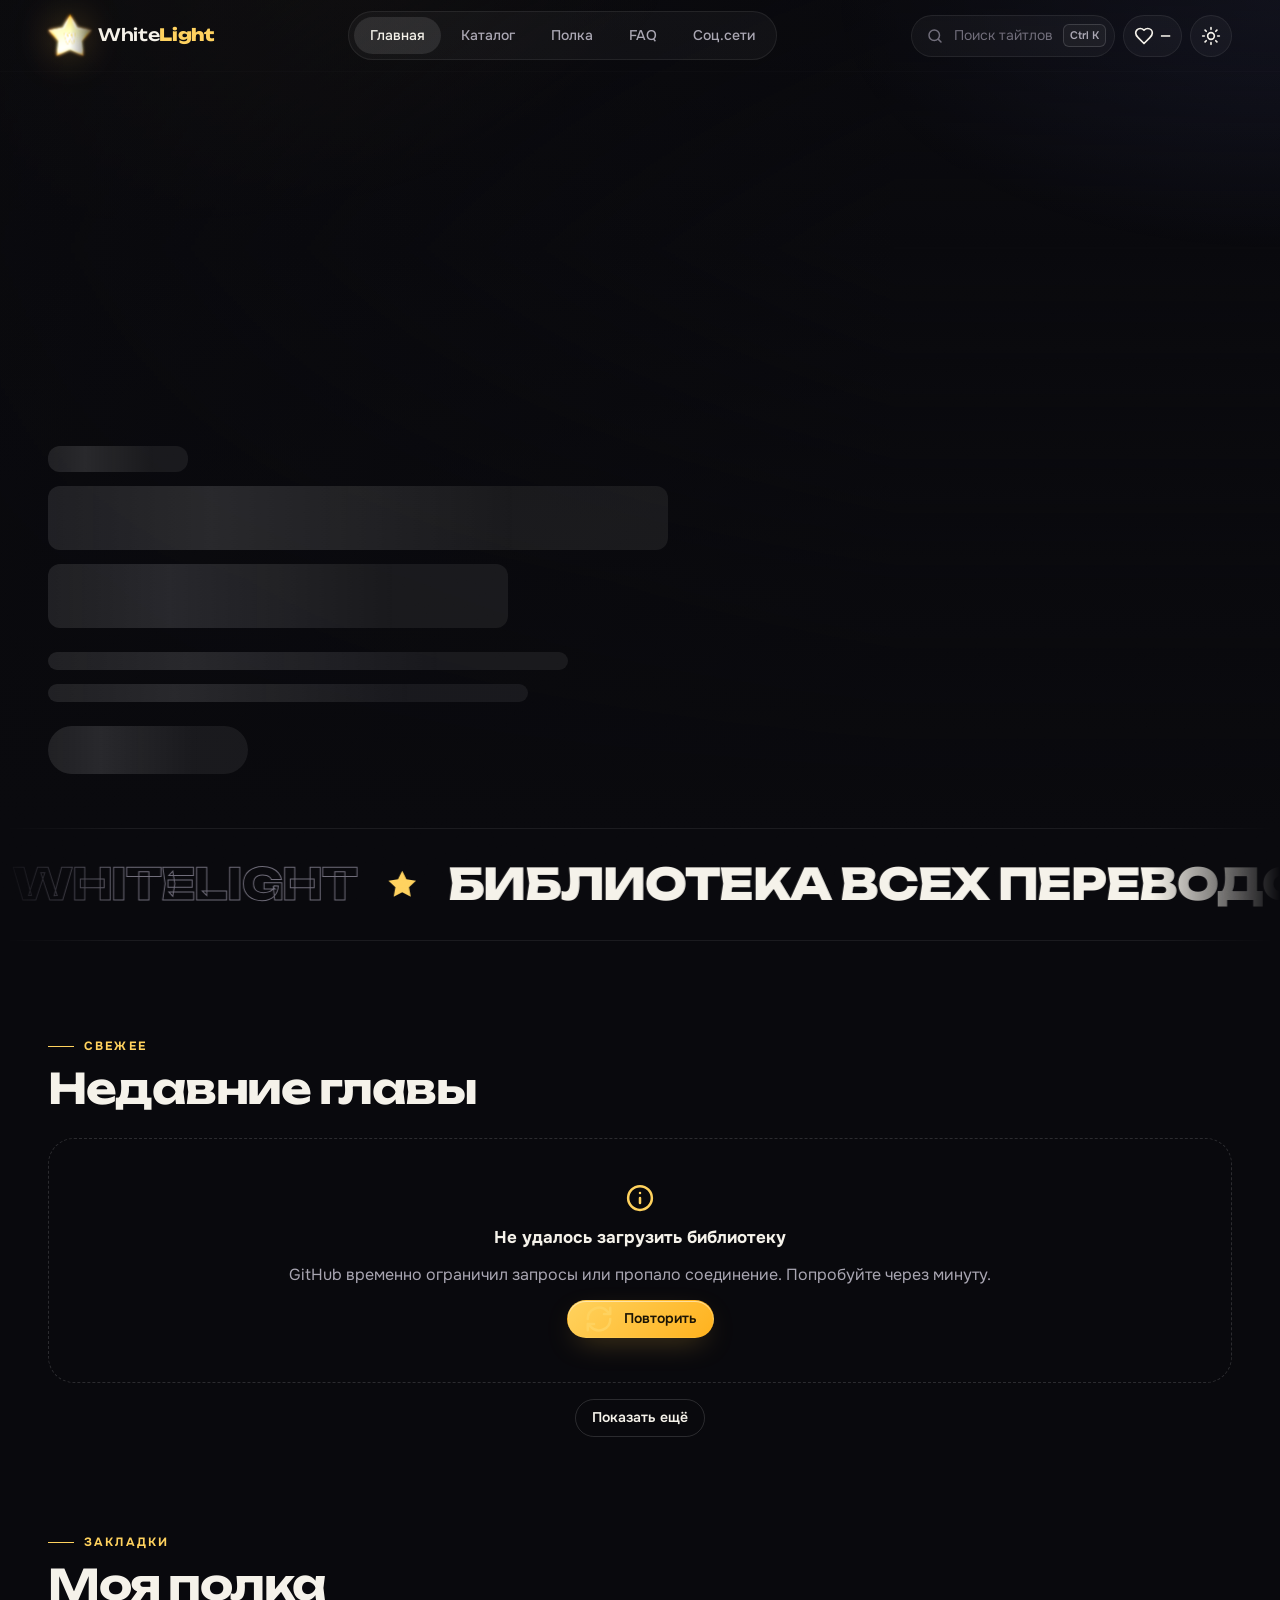
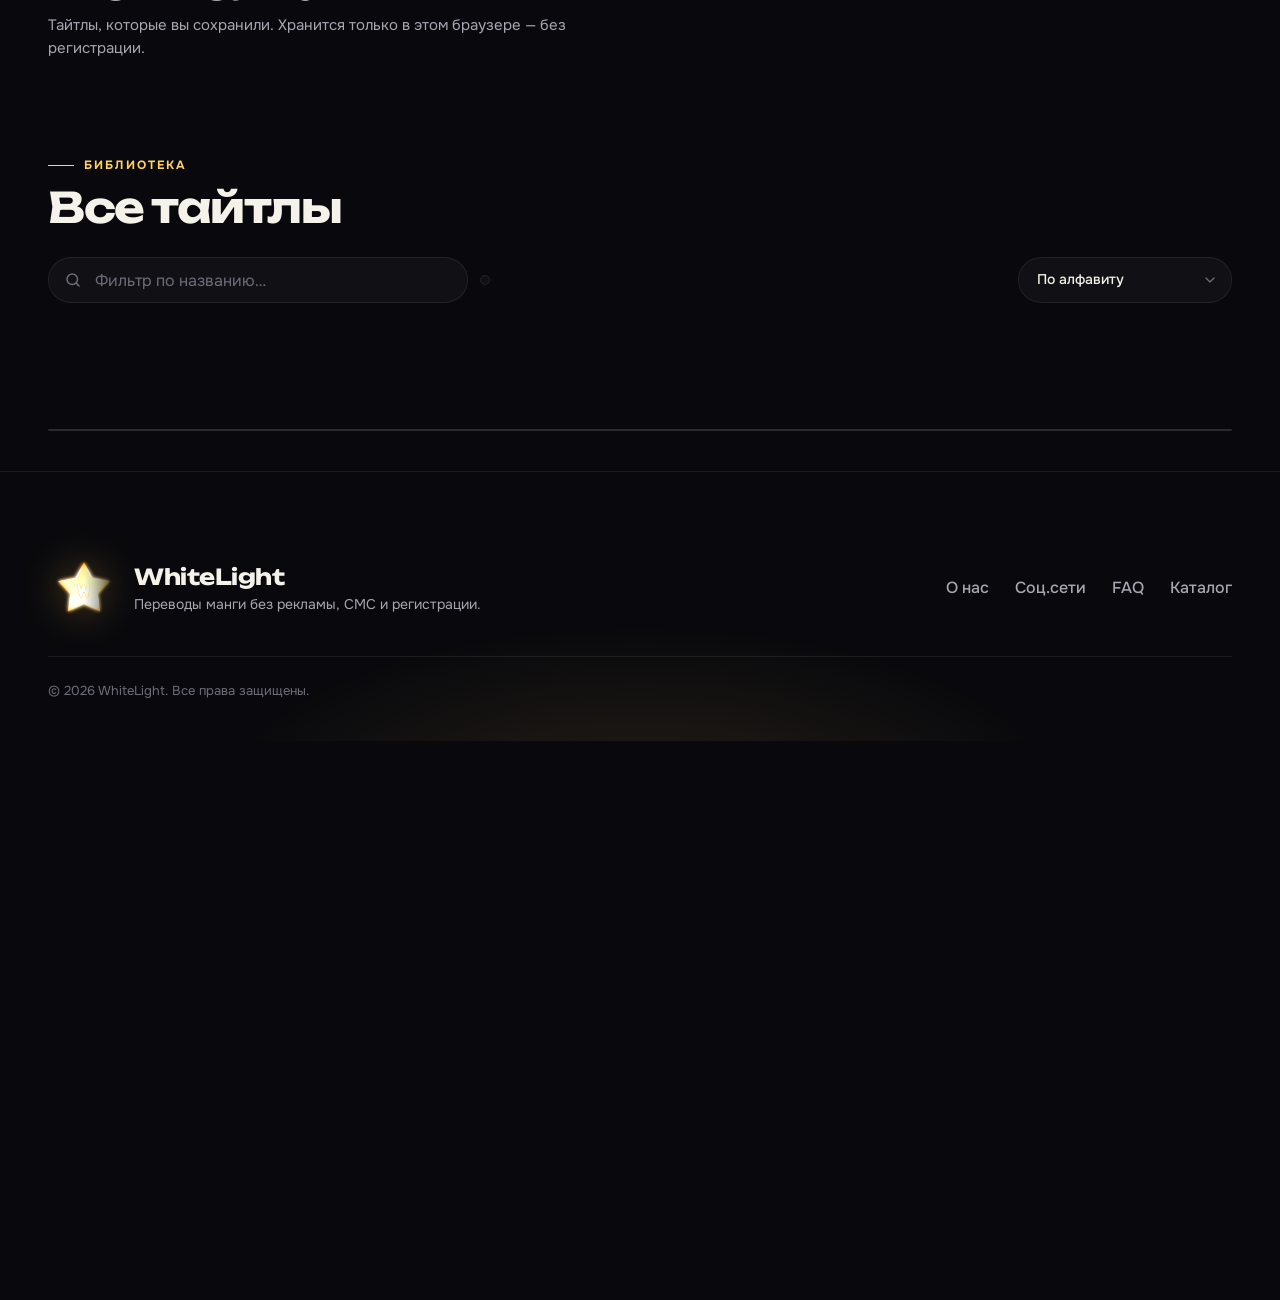
<file: index.html>
<!DOCTYPE html>
<html lang="ru">
<head>
    <meta charset="UTF-8">
    <meta http-equiv="refresh" content="0; url=WLmanga/main.html">
    <title>Секунду...</title>
    <style>body{background:#09090d;color:#f5f2ea;font-family:system-ui,sans-serif;display:grid;place-items:center;min-height:100vh;margin:0}a{color:#ffd25e}</style>
</head>
<body>
    <p>Если вы не были перенаправлены автоматически, перейдите по <a href="WLmanga/main.html">ссылке</a>.</p>
</body>
</html>
</file>
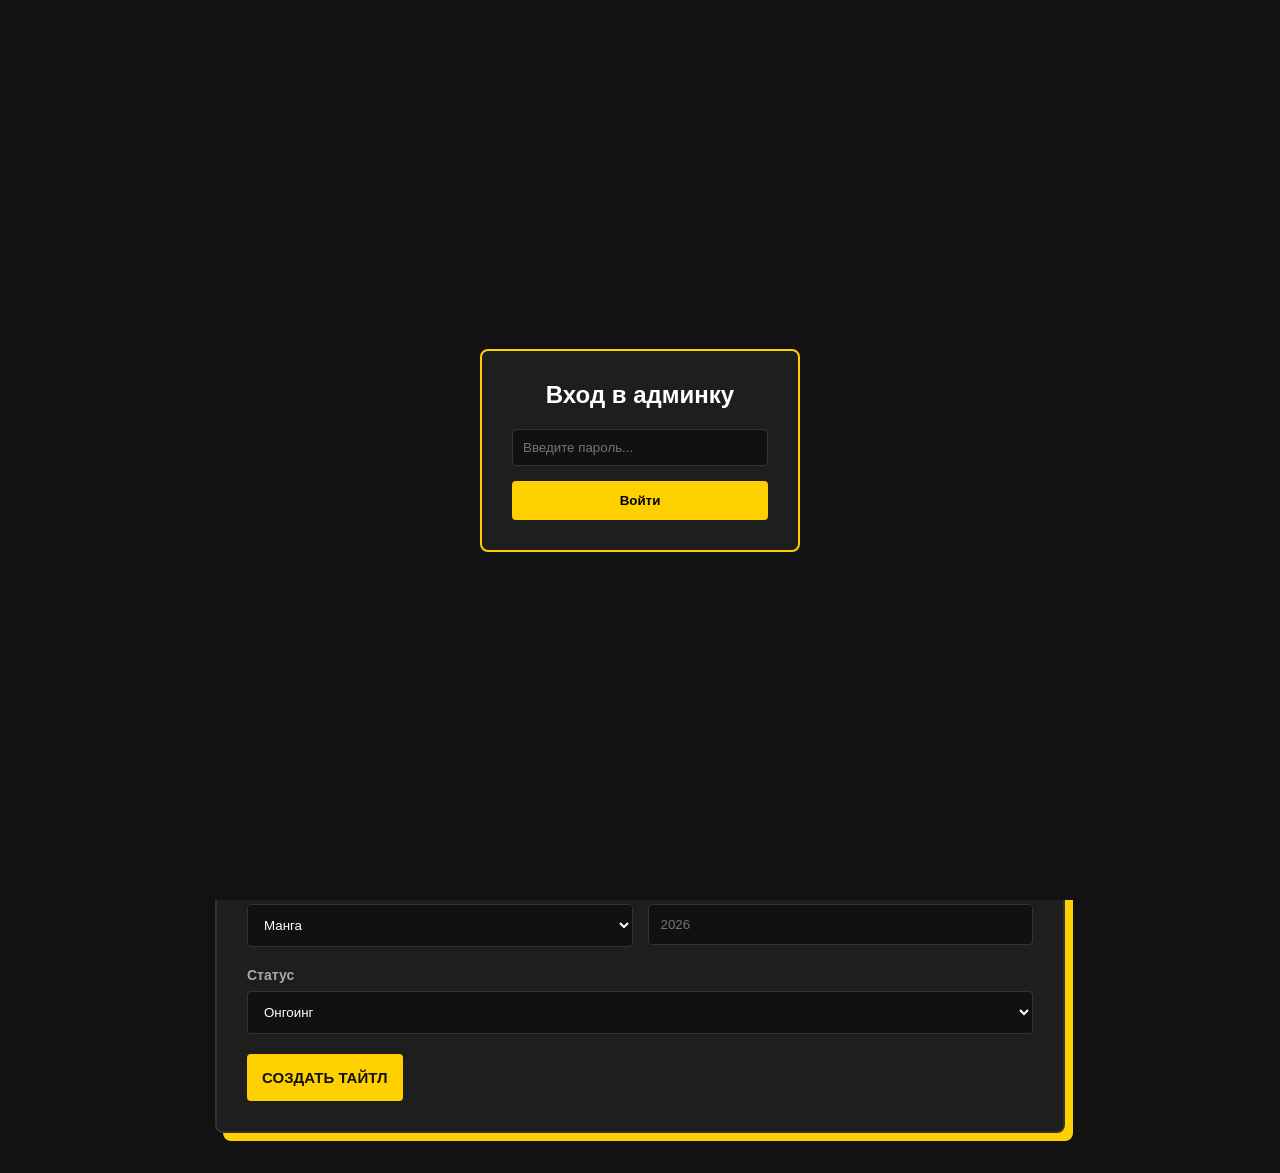
<file: WLmanga/admin.html>
<!DOCTYPE html>
<html lang="ru">
<head>
    <meta charset="UTF-8">
    <meta name="viewport" content="width=device-width, initial-scale=1.0">
    <title>Админ-панель WL</title>
    <link rel="icon" href="data/admin_icon.png" type="image/png">
    <style>
        :root {
            --bg: #121212;
            --card: #1e1e1e;
            --accent: #FFD000;
            --text: #ffffff;
            --border: #333333;
            --danger: #ff4444;
        }

        * { box-sizing: border-box; margin: 0; padding: 0; }

        body {
            font-family: 'Segoe UI', Tahoma, Geneva, Verdana, sans-serif;
            background: var(--bg);
            color: var(--text);
            padding: 40px 20px;
            display: flex;
            justify-content: center;
        }

        .admin-container { width: 100%; max-width: 850px; }
        .header-center { text-align: center; }
        
        h1 {
            text-transform: uppercase;
            margin-bottom: 30px;
            border-bottom: 4px solid var(--accent);
            display: inline-block;
            padding-bottom: 5px;
        }

        .settings-box {
            background: var(--card);
            padding: 20px;
            border-radius: 8px;
            border: 1px solid var(--border);
            margin-bottom: 30px;
            display: flex;
            gap: 15px;
            align-items: flex-end;
        }

        /* Вкладки */
        .tabs { display: flex; gap: 10px; margin-bottom: 20px; }

        .tab-btn {
            flex: 1;
            padding: 15px 10px;
            background: var(--card);
            color: var(--text);
            border: 2px solid var(--border);
            font-weight: bold;
            text-transform: uppercase;
            cursor: pointer;
            transition: all 0.2s;
            border-radius: 8px 8px 0 0;
            font-size: 13px;
        }

        .tab-btn.active {
            background: var(--accent);
            color: #111;
            border-color: var(--accent);
        }

        .tab-content {
            display: none;
            background: var(--card);
            padding: 30px;
            border-radius: 0 8px 8px 8px;
            border: 2px solid var(--border);
            box-shadow: 8px 8px 0px var(--accent);
        }

        .tab-content.active { display: block; }

        .form-group { margin-bottom: 20px; }

        label {
            display: block;
            margin-bottom: 8px;
            font-weight: bold;
            font-size: 14px;
            color: #aaa;
        }

        input, select, textarea {
            width: 100%;
            padding: 12px;
            background: #111;
            border: 1px solid var(--border);
            color: #fff;
            border-radius: 4px;
            font-family: inherit;
        }

        /* Загрузка и карточка обложки */
        .cover-setup {
            display: flex;
            gap: 20px;
            margin-bottom: 25px;
        }

        .cover-preview {
            width: 150px;
            height: 200px;
            background-color: #111;
            border: 2px dashed var(--border);
            border-radius: 8px;
            display: flex;
            align-items: center;
            justify-content: center;
            font-size: 30px;
            color: #555;
            background-size: cover;
            background-position: center;
            flex-shrink: 0;
            cursor: pointer;
            transition: border-color 0.2s ease, color 0.2s ease;
        }

        .cover-preview:hover {
            border-color: var(--accent);
            color: var(--accent);
        }

        .cover-inputs { flex: 1; display: flex; flex-direction: column; justify-content: center; gap: 10px; }
        input[type="file"] { display: none; }

        .file-label-btn {
            display: inline-block;
            width: 100%;
            padding: 12px;
            background: #2a2a2a;
            border: 1px solid var(--border);
            color: var(--text);
            text-align: center;
            border-radius: 4px;
            cursor: pointer;
            font-weight: bold;
            transition: background 0.2s, border-color 0.2s;
        }

        .file-label-btn:hover { background: #333; border-color: var(--accent); }

        /* Сетка превью страниц */
        .pages-preview-grid {
            display: grid;
            grid-template-columns: repeat(auto-fill, minmax(110px, 1fr));
            gap: 12px;
            margin-top: 15px;
        }

        .page-thumb {
            aspect-ratio: 3/4;
            background-size: cover;
            background-position: center;
            border: 1px solid var(--border);
            border-radius: 4px;
            position: relative;
        }

        .page-thumb-num {
            position: absolute;
            bottom: 4px; left: 4px;
            background: rgba(0,0,0,0.8);
            font-size: 11px;
            padding: 2px 6px;
            border-radius: 3px;
        }

        .page-thumb-remove {
            position: absolute;
            top: 4px; right: 4px;
            background: var(--danger);
            color: #fff;
            border: none;
            width: 22px; height: 22px;
            border-radius: 50%;
            cursor: pointer;
            font-weight: bold;
            display: flex;
            align-items: center;
            justify-content: center;
            line-height: 1;
        }

        /* Стиль для выбора жанров */
        .genres-chips-box {
            display: flex;
            flex-wrap: wrap;
            gap: 8px;
            margin-top: 6px;
        }

        .genre-chip {
            background: #111;
            border: 1px solid var(--border);
            color: #888;
            padding: 8px 14px;
            border-radius: 6px;
            font-size: 13px;
            font-weight: 600;
            cursor: pointer;
            user-select: none;
            transition: all 0.2s ease;
        }

        .genre-chip:hover {
            border-color: #555;
            color: #fff;
        }

        .genre-chip.active {
            background: var(--accent);
            color: #111;
            border-color: var(--accent);
            font-weight: 800;
        }

        /* Кнопки */
        .btn-group { display: flex; gap: 15px; margin-top: 20px; }

        .submit-btn {
            flex: 1;
            padding: 15px;
            background: var(--accent);
            color: #111;
            border: none;
            font-weight: 900;
            text-transform: uppercase;
            font-size: 15px;
            cursor: pointer;
            border-radius: 4px;
        }

        .submit-btn:disabled {
            opacity: 0.5;
            cursor: not-allowed;
        }

        .delete-btn {
            padding: 15px 25px;
            background: var(--danger);
            color: #fff;
            border: none;
            font-weight: 900;
            text-transform: uppercase;
            font-size: 15px;
            cursor: pointer;
            border-radius: 4px;
        }

        .two-cols { display: grid; grid-template-columns: 1fr 1fr; gap: 15px; }
        
        .edit-section {
            border-top: 2px dashed var(--border);
            padding-top: 20px;
            margin-top: 20px;
        }
    </style>
</head>
<body>
<!-- Модальное окно авторизации -->
<div id="auth-overlay" style="position: fixed; top: 0; left: 0; width: 100vw; height: 100vh; background: #121212; z-index: 9999; display: flex; align-items: center; justify-content: center;">
    <div style="background: #1e1e1e; padding: 30px; border-radius: 8px; border: 2px solid #FFD000; text-align: center; width: 320px;">
        <h2 style="color: #fff; margin-bottom: 20px;">Вход в админку</h2>
        <input type="password" id="admin-pass-input" placeholder="Введите пароль..." style="width: 100%; padding: 10px; margin-bottom: 15px; background: #111; border: 1px solid #333; color: #fff; border-radius: 4px;">
        <button onclick="checkAdminPassword()" style="width: 100%; padding: 12px; background: #FFD000; border: none; font-weight: bold; cursor: pointer; border-radius: 4px;">Войти</button>
        <p id="auth-error" style="color: #ff4444; margin-top: 10px; font-size: 13px; display: none;">Неверный пароль!</p>
    </div>
</div>

<script>
    const CORRECT_HASH = "e00cf7c8881b044471386f8821d8565e7c591e668cef87bd358730b76afb107c";

    async function hashString(str) {
        const encoder = new TextEncoder();
        const data = encoder.encode(str);
        const hashBuffer = await crypto.subtle.digest('SHA-256', data);
        const hashArray = Array.from(new Uint8Array(hashBuffer));
        return hashArray.map(b => b.toString(16).padStart(2, '0')).join('');
    }

    async function checkAdminPassword() {
        const inputPass = document.getElementById('admin-pass-input').value;
        const inputHash = await hashString(inputPass);

        if (inputHash === CORRECT_HASH) {
            sessionStorage.setItem('manga_admin_auth', 'true');
            document.getElementById('auth-overlay').style.display = 'none';
        } else {
            document.getElementById('auth-error').style.display = 'block';
        }
    }

    window.addEventListener('DOMContentLoaded', () => {
        if (sessionStorage.getItem('manga_admin_auth') === 'true') {
            document.getElementById('auth-overlay').style.display = 'none';
        }
    });
</script>

<div class="admin-container">
    <div class="header-center">
        <h1>Панель управления</h1>
    </div>

    <!-- Авторизация GitHub -->
    <div class="settings-box">
        <div class="form-group" style="margin-bottom: 0; flex: 1;">
            <label>GitHub Репозиторий:</label>
            <input type="text" id="repo" placeholder="user/manga-site">
        </div>
        <div class="form-group" style="margin-bottom: 0; flex: 1;">
            <label>GitHub Token:</label>
            <input type="password" id="token" placeholder="ghp_***">
        </div>
    </div>

    <!-- Вкладки -->
    <div class="tabs">
        <button class="tab-btn active" data-target="tab-title">Добавить тайтл</button>
        <button class="tab-btn" data-target="tab-chapter">Добавить главу</button>
        <button class="tab-btn" data-target="tab-edit" style="color: var(--accent);">✏️ Редактировать</button>
    </div>

    <!-- ВКЛАДКА 1: ДОБАВИТЬ ТАЙТЛ -->
    <div id="tab-title" class="tab-content active">
        <div class="cover-setup">
            <label for="cover-file-input" class="cover-preview" id="cover-preview-box" title="Нажмите для выбора обложки">+</label>
            <input type="file" id="cover-file-input" accept="image/*">

            <div class="cover-inputs">
                <div class="form-group" style="margin-bottom: 0;">
                    <label>Название тайтла на русском</label>
                    <input type="text" id="title-name" placeholder="Человек-Бензопила">
                </div>
                <div class="form-group" style="margin-bottom: 0;">
                    <label>Оригинальное название</label>
                    <input type="text" id="title-orig-name" placeholder="Chainsaw Man / チェンソーマン">
                </div>
            </div>
        </div>

        <div class="form-group">
            <label>Описание</label>
            <textarea id="title-desc" rows="4" placeholder="Я в своём познании настолько преисполнился, что я как будто бы уже сто триллионов миллиардов лет проживаю на триллионах и триллионах таких же планет, понимаешь, как эта Земля. Мне уже этот мир абсолютно понятен, и я здесь ищу только одного: покоя, умиротворения и вот этой гармонии от слияния с бесконечно вечным…"></textarea>
        </div>

        <!-- Поле выбора жанров -->
        <div class="form-group">
            <label>Жанры:</label>
            <div class="genres-chips-box" id="create-genres-box"></div>
        </div>

        <div class="two-cols">
            <div class="form-group">
                <label>Тип тайтла</label>
                <select id="title-type">
                    <option value="Манга">Манга</option>
                    <option value="Манхва">Манхва</option>
                    <option value="Маньхуа">Маньхуа</option>
                    <option value="Комикс">Комикс</option>
                    <option value="OEL-Манга">OEL-Манга</option>
                </select>
            </div>
            <div class="form-group">
                <label>Год выпуска</label>
                <input type="number" id="title-year" placeholder="2026">
            </div>
        </div>

        <div class="form-group">
            <label>Статус</label>
            <select id="title-status">
                <option value="Онгоинг">Онгоинг</option>
                <option value="Завершён">Завершён</option>
                <option value="Отложен">Отложен</option>
                <option value="Брошен">Брошен</option>
            </select>
        </div>

        <button class="submit-btn" id="save-title-btn">Создать тайтл</button>
    </div>

    <!-- ВКЛАДКА 2: ДОБАВИТЬ ГЛАВУ -->
    <div id="tab-chapter" class="tab-content">
        <div class="form-group">
            <label>Выбрать тайтл</label>
            <select class="manga-select" id="chapter-manga-select">
                <option value="">Выберите тайтл из списка...</option>
            </select>
        </div>

        <div class="two-cols">
            <div class="form-group">
                <label>Номер тома</label>
                <input type="number" id="chapter-volume" placeholder="1" value="1" min="1">
            </div>
            <div class="form-group">
                <label>Номер/Название главы</label>
                <input type="text" id="chapter-number" placeholder="1 или 1.5 (название)">
            </div>
        </div>

        <div class="form-group">
            <label>Загрузить страницы главы</label>
            <label for="pages-file-input" class="file-label-btn" style="border: 2px dashed var(--accent); color: var(--accent);">
                ➕ Выбрать файлы страниц в проводнике
            </label>
            <input type="file" id="pages-file-input" accept="image/*" multiple>
            
            <div class="pages-preview-grid" id="pages-preview"></div>
        </div>

        <button class="submit-btn" id="save-chapter-btn">Опубликовать главу</button>
    </div>

    <!-- ВКЛАДКА 3: РЕДАКТИРОВАНИЕ ТАЙТЛОВ И ГЛАВ -->
    <div id="tab-edit" class="tab-content">
        <div class="form-group">
            <label>1. Выберите тайтл для редактирования:</label>
            <select class="manga-select" id="edit-manga-select">
                <option value="">Выберите тайтл...</option>
            </select>
        </div>

        <div class="form-group">
            <label>2. Что редактируем?</label>
            <select id="edit-mode-select">
                <option value="title">Информация о тайтле</option>
                <option value="chapter">Конкретная глава</option>
            </select>
        </div>

        <div class="form-group" id="edit-chapter-selector-box" style="display: none;">
            <label>Выберите главу:</label>
            <select id="edit-chapter-select">
                <option value="">Выберите главу...</option>
            </select>
        </div>

        <!-- Поля редактирования ТАЙТЛА -->
        <div class="edit-section" id="edit-title-form">
            <div class="form-group">
                <label>Название на русском</label>
                <input type="text" id="edit-title-name">
            </div>
            <div class="form-group">
                <label>Оригинальное название</label>
                <input type="text" id="edit-title-orig-name">
            </div>
            <div class="form-group">
                <label>Описание</label>
                <textarea id="edit-title-desc" rows="4"></textarea>
            </div>

            <div class="form-group">
                <label>Жанры:</label>
                <div class="genres-chips-box" id="edit-genres-box"></div>
            </div>

            <div class="two-cols">
                <div class="form-group">
                    <label>Тип тайтла</label>
                    <select id="edit-title-type">
                        <option value="Манга">Манга</option>
                        <option value="Манхва">Манхва</option>
                        <option value="Маньхуа">Маньхуа</option>
                        <option value="Комикс">Комикс</option>
                        <option value="OEL-Манга">OEL-Манга</option>
                    </select>
                </div>
                <div class="form-group">
                    <label>Год выпуска</label>
                    <input type="number" id="edit-title-year" placeholder="2026">
                </div>
            </div>

            <div class="two-cols">
                <div class="form-group">
                    <label>Статус</label>
                    <select id="edit-title-status">
                        <option value="Онгоинг">Онгоинг</option>
                        <option value="Завершён">Завершён</option>
                        <option value="Отложен">Отложен</option>
                        <option value="Брошен">Брошен</option>
                    </select>
                </div>
                <div class="form-group">
                    <label>Заменить обложку</label>
                    <label for="edit-cover-input" class="file-label-btn">📁 Выбрать новую обложку</label>
                    <input type="file" id="edit-cover-input" accept="image/*">
                </div>
            </div>

            <div class="btn-group">
                <button class="submit-btn" id="update-title-btn">Сохранить изменения</button>
                <button class="delete-btn" id="delete-title-btn" title="Удалить тайтл">Удалить тайтл</button>
            </div>
        </div>

        <!-- Поля редактирования ГЛАВЫ -->
        <div class="edit-section" id="edit-chapter-form" style="display: none;">
            <div class="two-cols">
                <div class="form-group">
                    <label>Номер тома</label>
                    <input type="number" id="edit-chapter-volume" placeholder="1" min="1">
                </div>
                <div class="form-group">
                    <label>Название/номер главы</label>
                    <input type="text" id="edit-chapter-name">
                </div>
            </div>

            <div class="form-group">
                <label>Страницы главы</label>
                <label for="edit-pages-input" class="file-label-btn" style="border: 2px dashed var(--accent); color: var(--accent);">
                    ➕ Добавить файлы страниц в главу
                </label>
                <input type="file" id="edit-pages-input" accept="image/*" multiple>
                
                <div class="pages-preview-grid" id="edit-pages-preview"></div>
            </div>

            <div class="btn-group">
                <button class="submit-btn" id="update-chapter-btn">Сохранить главу</button>
                <button class="delete-btn" id="delete-chapter-btn" title="Удалить главу">Удалить главу</button>
            </div>
        </div>
    </div>

</div>

<script>
    const DEFAULT_GENRES = [
        "Боевик", "Драма", "Исекай", "Комедия", "Мистика", 
        "Сверхъестественное", "Музыка", "Повседневность", 
        "Приключения", "Романтика", "Спорт", "Ужасы", 
        "Фантастика", "Фэнтези", "Этти"
    ].sort((a, b) => a.localeCompare(b, 'ru'));

    // Кэш для быстрого доступа к данным
    let loadedTitlesData = {};
    let currentTitleChapters = [];

    function initGenreChips(containerId, activeGenres = []) {
        const container = document.getElementById(containerId);
        if (!container) return;
        container.innerHTML = '';

        DEFAULT_GENRES.forEach(genre => {
            const chip = document.createElement('div');
            chip.className = `genre-chip ${activeGenres.includes(genre) ? 'active' : ''}`;
            chip.textContent = genre;
            chip.onclick = () => chip.classList.toggle('active');
            container.appendChild(chip);
        });
    }

    function getSelectedGenres(containerId) {
        const container = document.getElementById(containerId);
        if (!container) return [];
        const activeChips = container.querySelectorAll('.genre-chip.active');
        return Array.from(activeChips).map(c => c.textContent);
    }

    // --- ВСПОМОГАТЕЛЬНЫЕ ФУНКЦИИ GITHUB ---
    function getGHCredentials() {
        const repo = document.getElementById('repo').value.trim();
        const token = document.getElementById('token').value.trim();
        if (!repo || !token) {
            alert("Пожалуйста, заполните GitHub Репозиторий и Token!");
            return null;
        }
        return { repo, token };
    }

    function fileToBase64(file) {
        return new Promise((resolve, reject) => {
            const reader = new FileReader();
            reader.readAsDataURL(file);
            reader.onload = () => resolve(reader.result.split(',')[1]);
            reader.onerror = error => reject(error);
        });
    }

    function compressImage(file, maxWidth = 1600, quality = 0.82) {
        return new Promise((resolve, reject) => {
            const reader = new FileReader();
            reader.readAsDataURL(file);
            
            reader.onload = (event) => {
                const img = new Image();
                img.src = event.target.result;
                
                img.onload = () => {
                    const canvas = document.createElement('canvas');
                    let width = img.width;
                    let height = img.height;

                    if (width > maxWidth) {
                        height = Math.round((height * maxWidth) / width);
                        width = maxWidth;
                    }

                    canvas.width = width;
                    canvas.height = height;

                    const ctx = canvas.getContext('2d');
                    ctx.drawImage(img, 0, 0, width, height);

                    canvas.toBlob(
                        (blob) => {
                            if (blob) {
                                const compressedFile = new File([blob], file.name.replace(/\.[^/.]+$/, "") + ".webp", {
                                    type: 'image/webp',
                                    lastModified: Date.now()
                                });
                                resolve(compressedFile);
                            } else {
                                reject(new Error('Ошибка сжатия изображения'));
                            }
                        },
                        'image/webp',
                        quality
                    );
                };
                img.onerror = (error) => reject(error);
            };
            reader.onerror = (error) => reject(error);
        });
    }

    async function getGithubFile(path) {
        const creds = getGHCredentials();
        if (!creds) return null;

        const res = await fetch(`https://api.github.com/repos/${creds.repo}/contents/${path}`, {
            headers: {
                'Authorization': `token ${creds.token}`,
                'Accept': 'application/vnd.github.v3+json'
            }
        });
        if (res.ok) {
            return await res.json();
        }
        return null;
    }

    async function uploadToGithub(path, contentBase64, commitMessage, sha = null) {
        const creds = getGHCredentials();
        if (!creds) return null;

        const url = `https://api.github.com/repos/${creds.repo}/contents/${path}`;
        const body = {
            message: commitMessage,
            content: contentBase64
        };
        if (sha) body.sha = sha;

        const res = await fetch(url, {
            method: 'PUT',
            headers: {
                'Authorization': `token ${creds.token}`,
                'Content-Type': 'application/json',
            },
            body: JSON.stringify(body)
        });

        if (!res.ok) {
            const err = await res.json();
            throw new Error(err.message || 'Ошибка загрузки в GitHub');
        }
        return await res.json();
    }

    async function deleteGithubFile(path, commitMessage) {
        const creds = getGHCredentials();
        if (!creds) return;
        const fileInfo = await getGithubFile(path);
        if (!fileInfo) return;

        await fetch(`https://api.github.com/repos/${creds.repo}/contents/${path}`, {
            method: 'DELETE',
            headers: {
                'Authorization': `token ${creds.token}`,
                'Content-Type': 'application/json',
            },
            body: JSON.stringify({
                message: commitMessage,
                sha: fileInfo.sha
            })
        });
    }

    function slugify(text) {
        return text.toString().toLowerCase()
            .trim()
            .replace(/\s+/g, '-')
            .replace(/[^\w\-\.]+/g, '')
            .replace(/\-\-+/g, '-')
            .replace(/^-+/, '')
            .replace(/-+$/, '') || 'ch-' + Date.now();
    }

    // --- ПЕРЕКЛЮЧЕНИЕ ВКЛАДОК ---
    const tabBtns = document.querySelectorAll('.tab-btn');
    const tabContents = document.querySelectorAll('.tab-content');

    tabBtns.forEach(btn => {
        btn.addEventListener('click', () => {
            tabBtns.forEach(b => b.classList.remove('active'));
            tabContents.forEach(c => c.classList.remove('active'));
            btn.classList.add('active');
            document.getElementById(btn.dataset.target).classList.add('active');
        });
    });

    const editModeSelect = document.getElementById('edit-mode-select');
    const editChapterSelectorBox = document.getElementById('edit-chapter-selector-box');
    const editTitleForm = document.getElementById('edit-title-form');
    const editChapterForm = document.getElementById('edit-chapter-form');

    editModeSelect.addEventListener('change', (e) => {
        if (e.target.value === 'chapter') {
            editChapterSelectorBox.style.display = 'block';
            editTitleForm.style.display = 'none';
            editChapterForm.style.display = 'block';
        } else {
            editChapterSelectorBox.style.display = 'none';
            editTitleForm.style.display = 'block';
            editChapterForm.style.display = 'none';
        }
    });

    // Обработка обложки
    let selectedCoverFile = null;
    let editSelectedCoverFile = null;

    const coverFileInput = document.getElementById('cover-file-input');
    const coverPreviewBox = document.getElementById('cover-preview-box');

    coverFileInput.addEventListener('change', (e) => {
        const file = e.target.files[0];
        if (file) {
            selectedCoverFile = file;
            const reader = new FileReader();
            reader.onload = (event) => {
                coverPreviewBox.style.backgroundImage = `url('${event.target.result}')`;
                coverPreviewBox.textContent = '';
            };
            reader.readAsDataURL(file);
        }
    });

    document.getElementById('edit-cover-input').addEventListener('change', (e) => {
        if (e.target.files[0]) {
            editSelectedCoverFile = e.target.files[0];
            alert("Выбрана новая обложка: " + editSelectedCoverFile.name);
        }
    });

    function renderPagePreviews(files, containerId) {
        const container = document.getElementById(containerId);
        container.innerHTML = '';

        files.forEach((file, index) => {
            const thumb = document.createElement('div');
            thumb.className = 'page-thumb';
            
            const numLabel = document.createElement('span');
            numLabel.className = 'page-thumb-num';
            numLabel.textContent = `Стр. ${index + 1}`;
            thumb.appendChild(numLabel);

            const removeBtn = document.createElement('button');
            removeBtn.className = 'page-thumb-remove';
            removeBtn.textContent = '✕';
            removeBtn.onclick = (e) => {
                e.preventDefault();
                files.splice(index, 1);
                renderPagePreviews(files, containerId);
            };
            thumb.appendChild(removeBtn);

            if (typeof file === 'string') {
                // Если передана прямая ссылка или относительный путь
                const creds = getGHCredentials();
                const rawUrl = file.startsWith('http') ? file : `https://raw.githubusercontent.com/${creds.repo}/main/${file}`;
                thumb.style.backgroundImage = `url('${rawUrl}')`;
            } else {
                const reader = new FileReader();
                reader.onload = (event) => {
                    thumb.style.backgroundImage = `url('${event.target.result}')`;
                };
                reader.readAsDataURL(file);
            }

            container.appendChild(thumb);
        });
    }

    let createPagesFiles = [];
    let editPagesFiles = [];

    document.getElementById('pages-file-input').addEventListener('change', (e) => {
        const files = Array.from(e.target.files);
        createPagesFiles = createPagesFiles.concat(files);
        renderPagePreviews(createPagesFiles, 'pages-preview');
    });

    document.getElementById('edit-pages-input').addEventListener('change', (e) => {
        const files = Array.from(e.target.files);
        editPagesFiles = editPagesFiles.concat(files);
        renderPagePreviews(editPagesFiles, 'edit-pages-preview');
    });

    // --- ЗАГРУЗКА СПИСКА ТАЙТЛОВ ИЗ КОРНЯ РЕПОЗИТОРИЯ ---
    async function loadMangaList() {
        const creds = getGHCredentials();
        const selects = document.querySelectorAll('.manga-select');

        if (!creds) {
            selects.forEach(select => select.innerHTML = '<option value="">Введите Repo и Token вверху...</option>');
            return;
        }

        selects.forEach(select => select.innerHTML = '<option value="">Сканирование репозитория...</option>');

        try {
            const res = await fetch(`https://api.github.com/repos/${creds.repo}/contents/titles`, {
                headers: { 
                    'Authorization': `token ${creds.token}`,
                    'Accept': 'application/vnd.github.v3+json'
                }
            });

            if (!res.ok) {
                if (res.status === 404) {
                    selects.forEach(select => select.innerHTML = '<option value="">Папка titles не найдена</option>');
                    return;
                }
                throw new Error(`Ошибка API: ${res.status}`);
            }

            const items = await res.json();
            const folders = items.filter(item => item.type === 'dir');

            if (folders.length === 0) {
                selects.forEach(select => select.innerHTML = '<option value="">Тайтлы не найдены</option>');
                return;
            }

            const mangaList = [];
            loadedTitlesData = {};

            for (const folder of folders) {
                try {
                    const jsonRes = await fetch(`https://api.github.com/repos/${creds.repo}/contents/titles/${folder.name}/data.json`, {
                        headers: { 
                            'Authorization': `token ${creds.token}`,
                            'Accept': 'application/vnd.github.v3+json'
                        }
                    });

                    if (jsonRes.ok) {
                        const fileData = await jsonRes.json();
                        const decodedContent = decodeURIComponent(escape(atob(fileData.content.replace(/\n/g, ''))));
                        const data = JSON.parse(decodedContent);
                        mangaList.push(data);
                        loadedTitlesData[data.id] = data;
                    }
                } catch (e) {
                    console.error(`Ошибка загрузки data.json для ${folder.name}`, e);
                }
            }

            selects.forEach(select => {
                select.innerHTML = '<option value="">Выберите тайтл из списка...</option>';
                mangaList.forEach(manga => {
                    const option = document.createElement('option');
                    option.value = manga.id;
                    option.textContent = manga.name;
                    select.appendChild(option);
                });
            });

        } catch (err) {
            console.error('Ошибка при загрузке тайтлов:', err);
            selects.forEach(select => {
                select.innerHTML = `<option value="">Ошибка загрузки</option>`;
            });
        }
    }

    // --- ЛОГИКА АВТОПОДСТАНОВКИ ДАННЫХ ПРИ ВЫБОРЕ ТАЙТЛА ---
    const editMangaSelect = document.getElementById('edit-manga-select');
    const editChapterSelect = document.getElementById('edit-chapter-select');

    editMangaSelect.addEventListener('change', async () => {
        const titleId = editMangaSelect.value;
        if (!titleId || !loadedTitlesData[titleId]) return;

        const data = loadedTitlesData[titleId];

        // 1. Подстановка данных тайтла в форму
        document.getElementById('edit-title-name').value = data.name || '';
        document.getElementById('edit-title-orig-name').value = data.origName || '';
        document.getElementById('edit-title-desc').value = data.description || '';
        document.getElementById('edit-title-type').value = data.type || 'Манга';
        document.getElementById('edit-title-year').value = data.year || '';
        document.getElementById('edit-title-status').value = data.status || 'Онгоинг';

        initGenreChips('edit-genres-box', data.genres || []);

        // 2. Загрузка глав выбранного тайтла для селектора глав
        editChapterSelect.innerHTML = '<option value="">Загрузка глав...</option>';
        currentTitleChapters = [];

        try {
            const creds = getGHCredentials();
            const res = await fetch(`https://api.github.com/repos/${creds.repo}/contents/titles/${titleId}/chapters.json`, {
                headers: { 
                    'Authorization': `token ${creds.token}`,
                    'Accept': 'application/vnd.github.v3+json'
                }
            });

            if (res.ok) {
                const fileData = await res.json();
                const decoded = decodeURIComponent(escape(atob(fileData.content.replace(/\n/g, ''))));
                currentTitleChapters = JSON.parse(decoded);

                editChapterSelect.innerHTML = '<option value="">Выберите главу...</option>';
                currentTitleChapters.forEach(ch => {
                    const opt = document.createElement('option');
                    opt.value = ch.id;
                    opt.textContent = `Том ${ch.volume} - Глава ${ch.number}`;
                    editChapterSelect.appendChild(opt);
                });
            } else {
                editChapterSelect.innerHTML = '<option value="">Главы отсутствуют</option>';
            }
        } catch (e) {
            console.error('Ошибка загрузки глав:', e);
            editChapterSelect.innerHTML = '<option value="">Ошибка загрузки глав</option>';
        }
    });

    // --- ЛОГИКА АВТОПОДСТАНОВКИ ДАННЫХ ПРИ ВЫБОРЕ ГЛАВЫ ---
    editChapterSelect.addEventListener('change', () => {
        const chapterId = editChapterSelect.value;
        if (!chapterId) return;

        const ch = currentTitleChapters.find(c => c.id === chapterId);
        if (!ch) return;

        document.getElementById('edit-chapter-volume').value = ch.volume || 1;
        document.getElementById('edit-chapter-name').value = ch.number || '';

        // Подгружаем существующие страницы
        editPagesFiles = ch.pages ? [...ch.pages] : [];
        renderPagePreviews(editPagesFiles, 'edit-pages-preview');
    });

    // --- СОЗДАНИЕ ТАЙТЛА В КОРНЕВОЙ ПАПКЕ ---
    document.getElementById('save-title-btn').addEventListener('click', async () => {
        const creds = getGHCredentials();
        if (!creds) return alert("Введите GitHub Репозиторий и Token!");

        const btn = document.getElementById('save-title-btn');
        const name = document.getElementById('title-name').value.trim();
        const origName = document.getElementById('title-orig-name').value.trim();
        const description = document.getElementById('title-desc').value.trim();
        const genres = getSelectedGenres('create-genres-box');
        const type = document.getElementById('title-type').value;
        const year = document.getElementById('title-year').value;
        const status = document.getElementById('title-status').value;

        if (!name) return alert("Введите название тайтла!");
        if (!selectedCoverFile) return alert("Выберите файл обложки!");

        btn.disabled = true;
        btn.textContent = "Загрузка данных...";

        try {
            const folderSlug = slugify(name);
            const coverExt = selectedCoverFile.name.split('.').pop();
            const coverPath = `titles/${folderSlug}/cover.${coverExt}`;

            const coverBase64 = await fileToBase64(selectedCoverFile);
            await uploadToGithub(coverPath, coverBase64, `Upload cover for ${name}`);

            const titleJson = {
                id: folderSlug,
                name,
                origName,
                description,
                genres,
                type,
                year,
                status,
                cover: coverPath,
                createdAt: new Date().toISOString()
            };

            const jsonPath = `titles/${folderSlug}/data.json`;
            const jsonBase64 = btoa(unescape(encodeURIComponent(JSON.stringify(titleJson, null, 2))));
            
            await uploadToGithub(jsonPath, jsonBase64, `Create title metadata for ${name}`);

            alert(`Тайтл "${name}" успешно создан!`);
            await loadMangaList();

        } catch (err) {
            alert("Ошибка при сохранении: " + err.message);
        } finally {
            btn.disabled = false;
            btn.textContent = "Создать тайтл";
        }
    });

    // --- СОЗДАНИЕ ГЛАВЫ В GITHUB ---
    document.getElementById('save-chapter-btn').addEventListener('click', async () => {
        const creds = getGHCredentials();
        if (!creds) return alert("Введите GitHub Репозиторий и Token!");

        const btn = document.getElementById('save-chapter-btn');
        const mangaSlug = document.getElementById('chapter-manga-select').value;
        const volumeNum = document.getElementById('chapter-volume').value.trim() || "1";
        const chapterNum = document.getElementById('chapter-number').value.trim();

        if (!mangaSlug) return alert("Выберите тайтл из списка!");
        if (!chapterNum) return alert("Введите номер или название главы!");
        if (createPagesFiles.length === 0) return alert("Выберите хотя бы одну страницу для главы!");

        btn.disabled = true;

        try {
            const chapterSlug = `vol-${volumeNum}-ch-${slugify(chapterNum)}`;
            const uploadedPagePaths = [];

            for (let i = 0; i < createPagesFiles.length; i++) {
                const file = createPagesFiles[i];
                btn.textContent = `Сжатие и загрузка ${i + 1} из ${createPagesFiles.length}...`;

                const compressedFile = await compressImage(file, 1600, 0.82);

                const pageNum = String(i + 1).padStart(3, '0');
                const pagePath = `titles/${mangaSlug}/chapters/${chapterSlug}/${pageNum}.webp`;

                const pageBase64 = await fileToBase64(compressedFile);
                await uploadToGithub(pagePath, pageBase64, `Add WebP page ${i + 1} for ${chapterSlug}`);
                uploadedPagePaths.push(pagePath);
            }

            btn.textContent = "Сохранение метаданных главы...";
            const chaptersJsonPath = `titles/${mangaSlug}/chapters.json`;
            
            let chaptersList = [];
            let existingSha = null;

            const existingFile = await getGithubFile(chaptersJsonPath);
            if (existingFile) {
                existingSha = existingFile.sha;
                const decodedContent = decodeURIComponent(escape(atob(existingFile.content.replace(/\n/g, ''))));
                chaptersList = JSON.parse(decodedContent);
            }

            const newChapterData = {
                id: chapterSlug,
                volume: parseInt(volumeNum, 10),
                number: chapterNum,
                pagesCount: uploadedPagePaths.length,
                pages: uploadedPagePaths,
                createdAt: new Date().toISOString()
            };

            const existingIndex = chaptersList.findIndex(c => c.id === chapterSlug);
            if (existingIndex !== -1) {
                chaptersList[existingIndex] = newChapterData;
            } else {
                chaptersList.push(newChapterData);
            }

            chaptersList.sort((a, b) => a.volume - b.volume || parseFloat(a.number) - parseFloat(b.number));

            const jsonBase64 = btoa(unescape(encodeURIComponent(JSON.stringify(chaptersList, null, 2))));
            await uploadToGithub(chaptersJsonPath, jsonBase64, `Update chapters list for ${mangaSlug}`, existingSha);

            alert(`Глава "${chapterNum}" (Том ${volumeNum}) успешно опубликована!`);
            createPagesFiles = [];
            renderPagePreviews(createPagesFiles, 'pages-preview');
            document.getElementById('chapter-number').value = '';

        } catch (err) {
            alert("Ошибка публикации главы: " + err.message);
        } finally {
            btn.disabled = false;
            btn.textContent = "Опубликовать главу";
        }
    });

    // --- ОБНОВЛЕНИЕ ТАЙТЛА ---
    document.getElementById('update-title-btn').addEventListener('click', async () => {
        const creds = getGHCredentials();
        const titleId = editMangaSelect.value;
        if (!creds || !titleId) return alert("Выберите тайтл для обновления!");

        const btn = document.getElementById('update-title-btn');
        btn.disabled = true;
        btn.textContent = "Сохранение...";

        try {
            const existingData = loadedTitlesData[titleId] || {};
            let coverPath = existingData.cover;

            // Если выбрана новая обложка, загружаем её
            if (editSelectedCoverFile) {
                // 1. Удаляем старую обложку, если она существует в данных
                if (existingData.cover) {
                    await deleteGithubFile(existingData.cover, `Delete old cover for ${titleId}`);
                }

                // 2. Сжимаем и конвертируем новую обложку в WebP
                btn.textContent = "Сжатие обложки...";
                const compressedCover = await compressImage(editSelectedCoverFile, 1200, 0.85);
                
                // 3. Формируем единый путь .webp
                const newCoverPath = `titles/${titleId}/cover.webp`;
                const coverBase64 = await fileToBase64(compressedCover);

                btn.textContent = "Загрузка обложки...";
                await uploadToGithub(newCoverPath, coverBase64, `Upload new webp cover for ${titleId}`);
                
                coverPath = newCoverPath;
            }

            const updatedJson = {
                ...existingData,
                name: document.getElementById('edit-title-name').value.trim(),
                origName: document.getElementById('edit-title-orig-name').value.trim(),
                description: document.getElementById('edit-title-desc').value.trim(),
                genres: getSelectedGenres('edit-genres-box'),
                type: document.getElementById('edit-title-type').value,
                year: document.getElementById('edit-title-year').value,
                status: document.getElementById('edit-title-status').value,
                cover: coverPath,
                updatedAt: new Date().toISOString()
            };

            const jsonPath = `titles/${titleId}/data.json`;
            const existingFile = await getGithubFile(jsonPath);
            const jsonBase64 = btoa(unescape(encodeURIComponent(JSON.stringify(updatedJson, null, 2))));

            await uploadToGithub(jsonPath, jsonBase64, `Update title ${titleId}`, existingFile ? existingFile.sha : null);

            alert("Данные тайтла успешно обновлены!");
            await loadMangaList();

        } catch (err) {
            alert("Ошибка обновления: " + err.message);
        } finally {
            btn.disabled = false;
            btn.textContent = "Сохранить изменения";
        }
    });

    // --- УДАЛЕНИЕ ТАЙТЛА ---
    document.getElementById('delete-title-btn').addEventListener('click', async () => {
        const titleId = editMangaSelect.value;
        if (!titleId) return alert("Выберите тайтл!");

        if (confirm(`Вы уверены, что хотите удалить тайтл "${titleId}"? Потребуется удалить файл data.json.`)) {
            try {
                await deleteGithubFile(`titles/${titleId}/data.json`, `Delete title ${titleId}`);
                alert("Тайтл удален из списка!");
                await loadMangaList();
            } catch (err) {
                alert("Ошибка удаления: " + err.message);
            }
        }
    });

    // --- ОБНОВЛЕНИЕ ГЛАВЫ ---
    document.getElementById('update-chapter-btn').addEventListener('click', async () => {
    const titleId = editMangaSelect.value;
    const chapterId = editChapterSelect.value;
    if (!titleId || !chapterId) return alert("Выберите тайтл и главу!");

    const btn = document.getElementById('update-chapter-btn');
    btn.disabled = true;

    try {
        const volumeNum = document.getElementById('edit-chapter-volume').value.trim() || "1";
        const chapterNum = document.getElementById('edit-chapter-name').value.trim();

        // 1. Читаем chapters.json для получения списка старых файлов
        const chaptersJsonPath = `titles/${titleId}/chapters.json`;
        const existingFile = await getGithubFile(chaptersJsonPath);
        if (!existingFile) throw new Error("Файл chapters.json не найден");

        const decoded = decodeURIComponent(escape(atob(existingFile.content.replace(/\n/g, ''))));
        let chaptersList = JSON.parse(decoded);
        const currentChapter = chaptersList.find(c => c.id === chapterId);

        // 2. УДАЛЯЕМ ВСЕ СТАРЫЕ ФАЙЛЫ ГЛАВЫ
        if (currentChapter && currentChapter.pages) {
            btn.textContent = "Удаление старых страниц...";
            for (const oldPagePath of currentChapter.pages) {
                await deleteGithubFile(oldPagePath, `Clean old page ${oldPagePath}`);
            }
        }

        // 3. СЖИМАЕМ И ЗАГРУЖАЕМ НОВЫЕ СТРАНИЦЫ
        const newPagesPaths = [];
        for (let i = 0; i < editPagesFiles.length; i++) {
            btn.textContent = `Сжатие и загрузка страницы ${i + 1} из ${editPagesFiles.length}...`;
            
            const fileItem = editPagesFiles[i];
            
            // Если в массиве уже File/Blob, сжимаем. Если по ошибке пришла строка — пропускаем сжатие
            const compressedPage = (fileItem instanceof File || fileItem instanceof Blob) 
                ? await compressImage(fileItem, 1600, 0.82) 
                : fileItem;

            const pageNum = String(i + 1).padStart(3, '0');
            const pagePath = `titles/${titleId}/chapters/${chapterId}/${pageNum}.webp`;

            const pageBase64 = await fileToBase64(compressedPage);
            await uploadToGithub(pagePath, pageBase64, `Upload page ${pageNum} for ${chapterId}`);
            
            newPagesPaths.push(pagePath);
        }

        // 4. ОБНОВЛЯЕМ JSON
        const chIndex = chaptersList.findIndex(c => c.id === chapterId);
        if (chIndex !== -1) {
            chaptersList[chIndex].volume = parseInt(volumeNum, 10);
            chaptersList[chIndex].number = chapterNum;
            chaptersList[chIndex].pagesCount = newPagesPaths.length;
            chaptersList[chIndex].pages = newPagesPaths;
        }

        const jsonBase64 = btoa(unescape(encodeURIComponent(JSON.stringify(chaptersList, null, 2))));
        await uploadToGithub(chaptersJsonPath, jsonBase64, `Update chapter ${chapterId}`, existingFile.sha);

        alert("Глава успешно перезаписана и сжата!");
        editMangaSelect.dispatchEvent(new Event('change'));

    } catch (err) {
        alert("Ошибка обновления главы: " + err.message);
    } finally {
        btn.disabled = false;
        btn.textContent = "Сохранить главу";
    }
});

    // --- УДАЛЕНИЕ ГЛАВЫ ---
    document.getElementById('delete-chapter-btn').addEventListener('click', async () => {
    const titleId = editMangaSelect.value;
    const chapterId = editChapterSelect.value;
    if (!titleId || !chapterId) return alert("Выберите тайтл и главу!");

    if (confirm("Вы уверены, что хотите полностью удалить эту главу и все её файлы?")) {
        const btn = document.getElementById('delete-chapter-btn');
        btn.disabled = true;
        btn.textContent = "Удаление файлов главы...";

        try {
            const chaptersJsonPath = `titles/${titleId}/chapters.json`;
            const existingFile = await getGithubFile(chaptersJsonPath);
            if (!existingFile) throw new Error("Файл chapters.json не найден");

            const decoded = decodeURIComponent(escape(atob(existingFile.content.replace(/\n/g, ''))));
            let chaptersList = JSON.parse(decoded);

            // Находим нужную главу, чтобы забрать список её страниц
            const chapterToDelete = chaptersList.find(c => c.id === chapterId);

            // 1. УДАЛЯЕМ КАЖДЫЙ ФАЙЛ СТРАНИЦЫ С GITHUB
            if (chapterToDelete && chapterToDelete.pages && Array.isArray(chapterToDelete.pages)) {
                for (const pagePath of chapterToDelete.pages) {
                    await deleteGithubFile(pagePath, `Delete page ${pagePath}`);
                }
            }

            // 2. Убираем главу из общего массива
            chaptersList = chaptersList.filter(c => c.id !== chapterId);

            // 3. Обновляем chapters.json на GitHub
            const jsonBase64 = btoa(unescape(encodeURIComponent(JSON.stringify(chaptersList, null, 2))));
            await uploadToGithub(chaptersJsonPath, jsonBase64, `Delete chapter ${chapterId}`, existingFile.sha);

            alert("Глава и все её файлы успешно удалены!");
            editMangaSelect.dispatchEvent(new Event('change'));
        } catch (err) {
            alert("Ошибка удаления главы: " + err.message);
        } finally {
            btn.disabled = false;
            btn.textContent = "Удалить главу"; // Верните текст вашей кнопки, если он отличается
        }
    }
});

    window.addEventListener('DOMContentLoaded', () => {
        initGenreChips('create-genres-box');
        initGenreChips('edit-genres-box');

        const savedRepo = localStorage.getItem('manga_repo');
        const savedToken = localStorage.getItem('manga_token');

        if (savedRepo) document.getElementById('repo').value = savedRepo;
        if (savedToken) document.getElementById('token').value = savedToken;

        if (savedRepo && savedToken) {
            loadMangaList();
        }
    });

    document.getElementById('repo').addEventListener('input', (e) => {
        localStorage.setItem('manga_repo', e.target.value.trim());
    });
    document.getElementById('token').addEventListener('input', (e) => {
        localStorage.setItem('manga_token', e.target.value.trim());
    });

    document.getElementById('repo').addEventListener('change', loadMangaList);
    document.getElementById('token').addEventListener('change', loadMangaList);
</script>
</body>
</html>
</file>
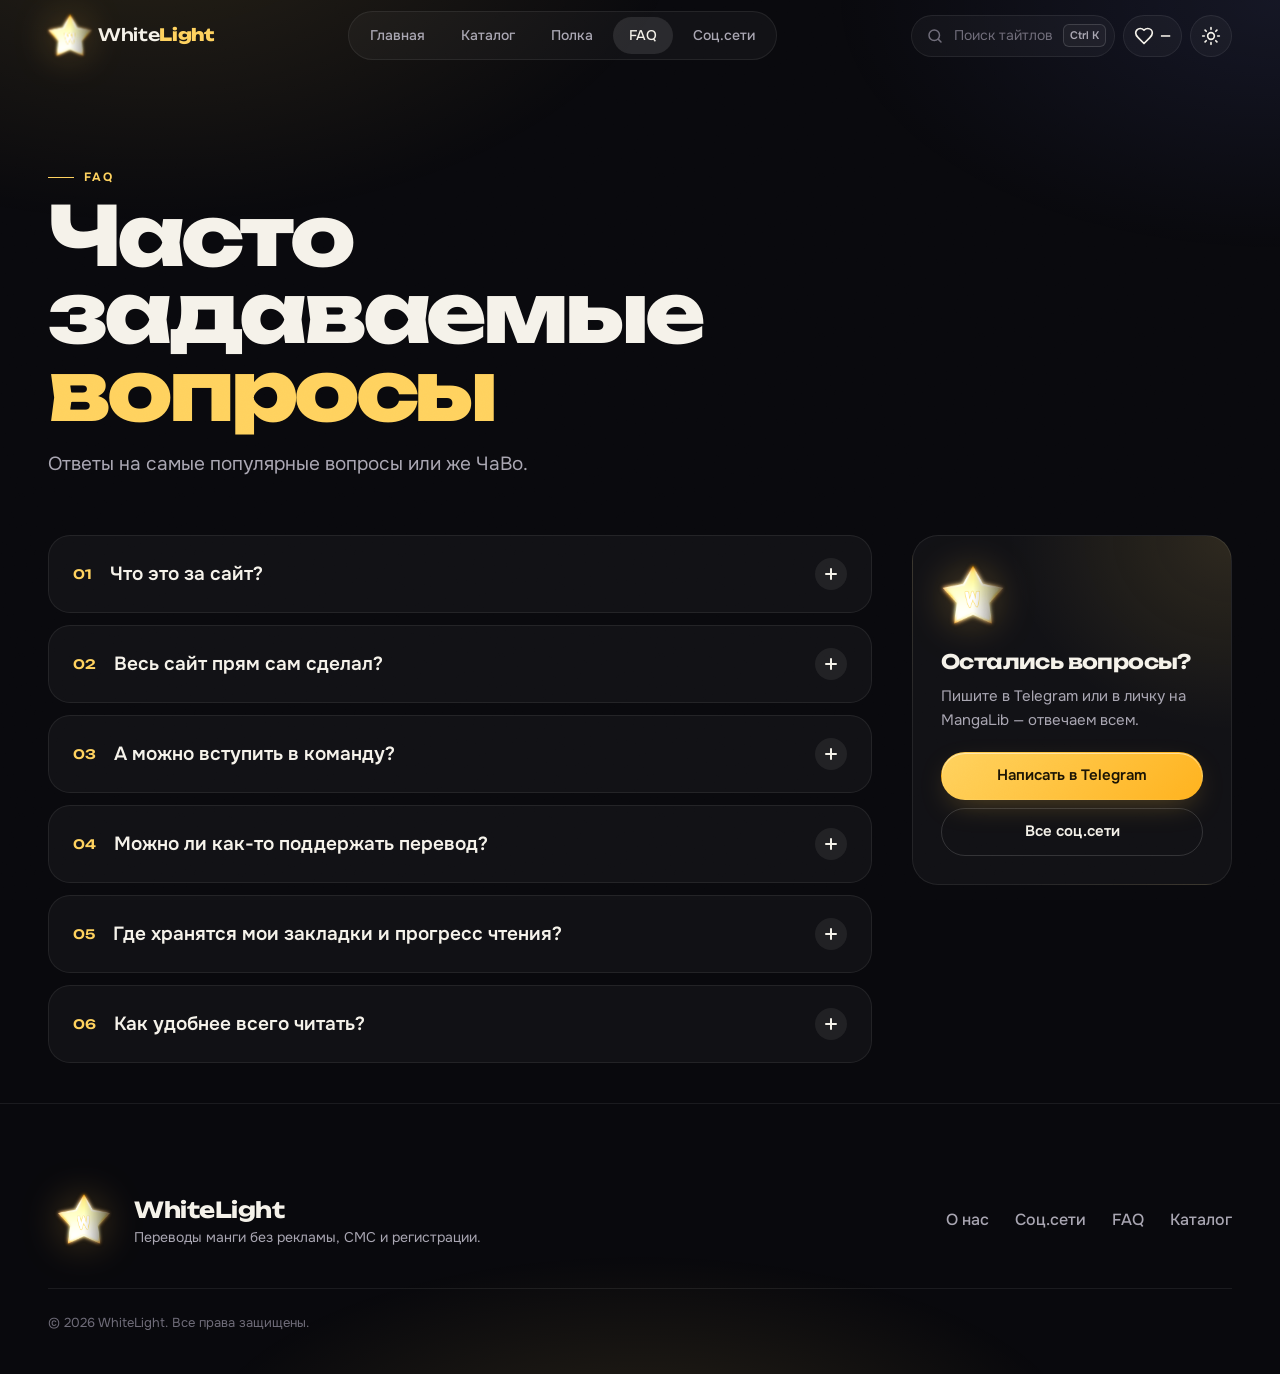
<file: WLmanga/faq.html>
<!DOCTYPE html>
<html lang="ru" data-theme="dark">
<head>
    <meta charset="UTF-8">
    <meta name="viewport" content="width=device-width, initial-scale=1.0, viewport-fit=cover">
    <meta name="theme-color" content="#09090d">
    <title>FAQ | WhiteLight</title>
    <link rel="icon" href="data/icon.png" type="image/png">
    <script>
    try { document.documentElement.dataset.theme = localStorage.getItem('wl_theme') === 'light' ? 'light' : 'dark'; } catch (e) {}
    </script>
    <link rel="preconnect" href="https://fonts.googleapis.com">
    <link rel="preconnect" href="https://fonts.gstatic.com" crossorigin>
    <link href="https://fonts.googleapis.com/css2?family=Onest:wght@400;500;600;700&family=Unbounded:wght@500;700;800&display=swap" rel="stylesheet">
    <link rel="stylesheet" href="styles/wl.css">
</head>
<body>

    <header id="site-header"></header>

    <main class="page">
        <div class="page-hero">
            <p class="section-kicker">FAQ</p>
            <h1 class="page-title">Часто задаваемые <em>вопросы</em></h1>
            <p class="page-lead">Ответы на самые популярные вопросы или же ЧаВо.</p>
        </div>

        <div class="faq-layout">
            <div class="faq-list">

                <!-- ВОПРОС 1 -->
                <details class="faq-item" id="about" name="faq">
                    <summary>
                        <span>Что это за сайт?</span>
                        <span class="faq-plus" aria-hidden="true"></span>
                    </summary>
                    <div class="faq-answer">
                        <p>Как несложно догадаться, это мини-читалка для публикации переводов команды WhiteLight. По изначальной задумке этот сайт разарабатывался как альтернатива платформе Teletype для раннего выхода глав, а также из интереса основного переводчика и разработчика K4RMA.</p>
                    </div>
                </details>

                <!-- ВОПРОС 2 -->
                <details class="faq-item" name="faq">
                    <summary>
                        <span>Весь сайт прям сам сделал?</span>
                        <span class="faq-plus" aria-hidden="true"></span>
                    </summary>
                    <div class="faq-answer">
                        <p>Ну нет, блин, каюсь! Сайт был разработан моими небольшими знаниями веб-разработки и с помощью нейронки. Я бы и рад был всё сверстать сам, но на это понадобилось бы кучу сил, нервов и времени. Мне жалко тратить хоть что-то из этого. Тем не менее, я стремлюсь расти над собой и учиться создавать нечто подобное.</p>
                    </div>
                </details>

                <!-- ВОПРОС 3 -->
                <details class="faq-item" name="faq">
                    <summary>
                        <span>А можно вступить в команду?</span>
                        <span class="faq-plus" aria-hidden="true"></span>
                    </summary>
                    <div class="faq-answer">
                        <p>Хотя я и называю себя "соло-переводчиком", я только рад новым энтузиастам, которым хочется переводить тайтлы в своё удовольствие! Связаться со мной можно через <a href="socials.html">соц.сети</a>, но лучше через личку мангалиба. Как говорится, чем больше — тем веселее.</p>
                    </div>
                </details>

                <!-- ВОПРОС 4 -->
                <details class="faq-item" name="faq">
                    <summary>
                        <span>Можно ли как-то поддержать перевод?</span>
                        <span class="faq-plus" aria-hidden="true"></span>
                    </summary>
                    <div class="faq-answer">
                        <p>Разумеется, самая лучшая и простая поддержка — это актив читателя! Вы можете подписаться на нас в любых <a href="socials.html">соц.сетях</a>, иногда посещать этот сайт или даже оставить свой лайк на главной странице (это поможет сайту находится "на плаву"). При желании вы также можете поддержать команду финансово.</p>
                    </div>
                </details>

                <!-- ВОПРОС 5 -->
                <details class="faq-item" name="faq">
                    <summary>
                        <span>Где хранятся мои закладки и прогресс чтения?</span>
                        <span class="faq-plus" aria-hidden="true"></span>
                    </summary>
                    <div class="faq-answer">
                        <p>Прямо в вашем браузере — регистрация не нужна. Сайт запоминает прочитанные главы, страницу, на которой вы остановились, тайтлы на полке и настройки читалки. Если очистить данные браузера или открыть сайт на другом устройстве, всё это начнётся с чистого листа.</p>
                    </div>
                </details>

                <!-- ВОПРОС 6 -->
                <details class="faq-item" name="faq">
                    <summary>
                        <span>Как удобнее всего читать?</span>
                        <span class="faq-plus" aria-hidden="true"></span>
                    </summary>
                    <div class="faq-answer">
                        <p>В читалке есть вертикальная лента и постраничный режим (в том числе справа налево, как в оригинальной манге), подгонка по ширине или высоте, ширина страниц, отступы и цвет фона — всё в кнопке настроек. На телефоне листайте свайпами или касаниями по краям экрана, касание по центру прячет панели. На компьютере работают стрелки, <kbd>F</kbd> — полный экран, а <kbd>/</kbd> или <kbd>Ctrl</kbd>&nbsp;<kbd>K</kbd> открывают поиск.</p>
                    </div>
                </details>

            </div>

            <aside class="side-card">
                <img src="data/team-logo.png" alt="" width="84" height="84">
                <h3>Остались вопросы?</h3>
                <p>Пишите в Telegram или в личку на MangaLib — отвечаем всем.</p>
                <a class="btn btn-gold" href="https://t.me/karmatranslate8" target="_blank" rel="noopener noreferrer">Написать в Telegram</a>
                <a class="btn btn-ghost" href="socials.html">Все соц.сети</a>
            </aside>
        </div>
    </main>

    <footer id="site-footer"></footer>

    <script src="scripts/core.js"></script>
    <script>
    WL.renderChrome('faq');

    // Аккордеон: одновременно открыт только один вопрос
    const faqItems = document.querySelectorAll('.faq-item');
    faqItems.forEach(item => item.addEventListener('toggle', () => {
        if (item.open) faqItems.forEach(other => { if (other !== item) other.open = false; });
    }));

    // Ссылка «О нас» раскрывает первый вопрос
    function openFromHash() {
        const target = location.hash && document.querySelector(location.hash);
        if (target && target.classList.contains('faq-item')) {
            target.open = true;
            target.scrollIntoView({ block: 'center' });
        }
    }
    openFromHash();
    window.addEventListener('hashchange', openFromHash);
    </script>
</body>
</html>
</file>
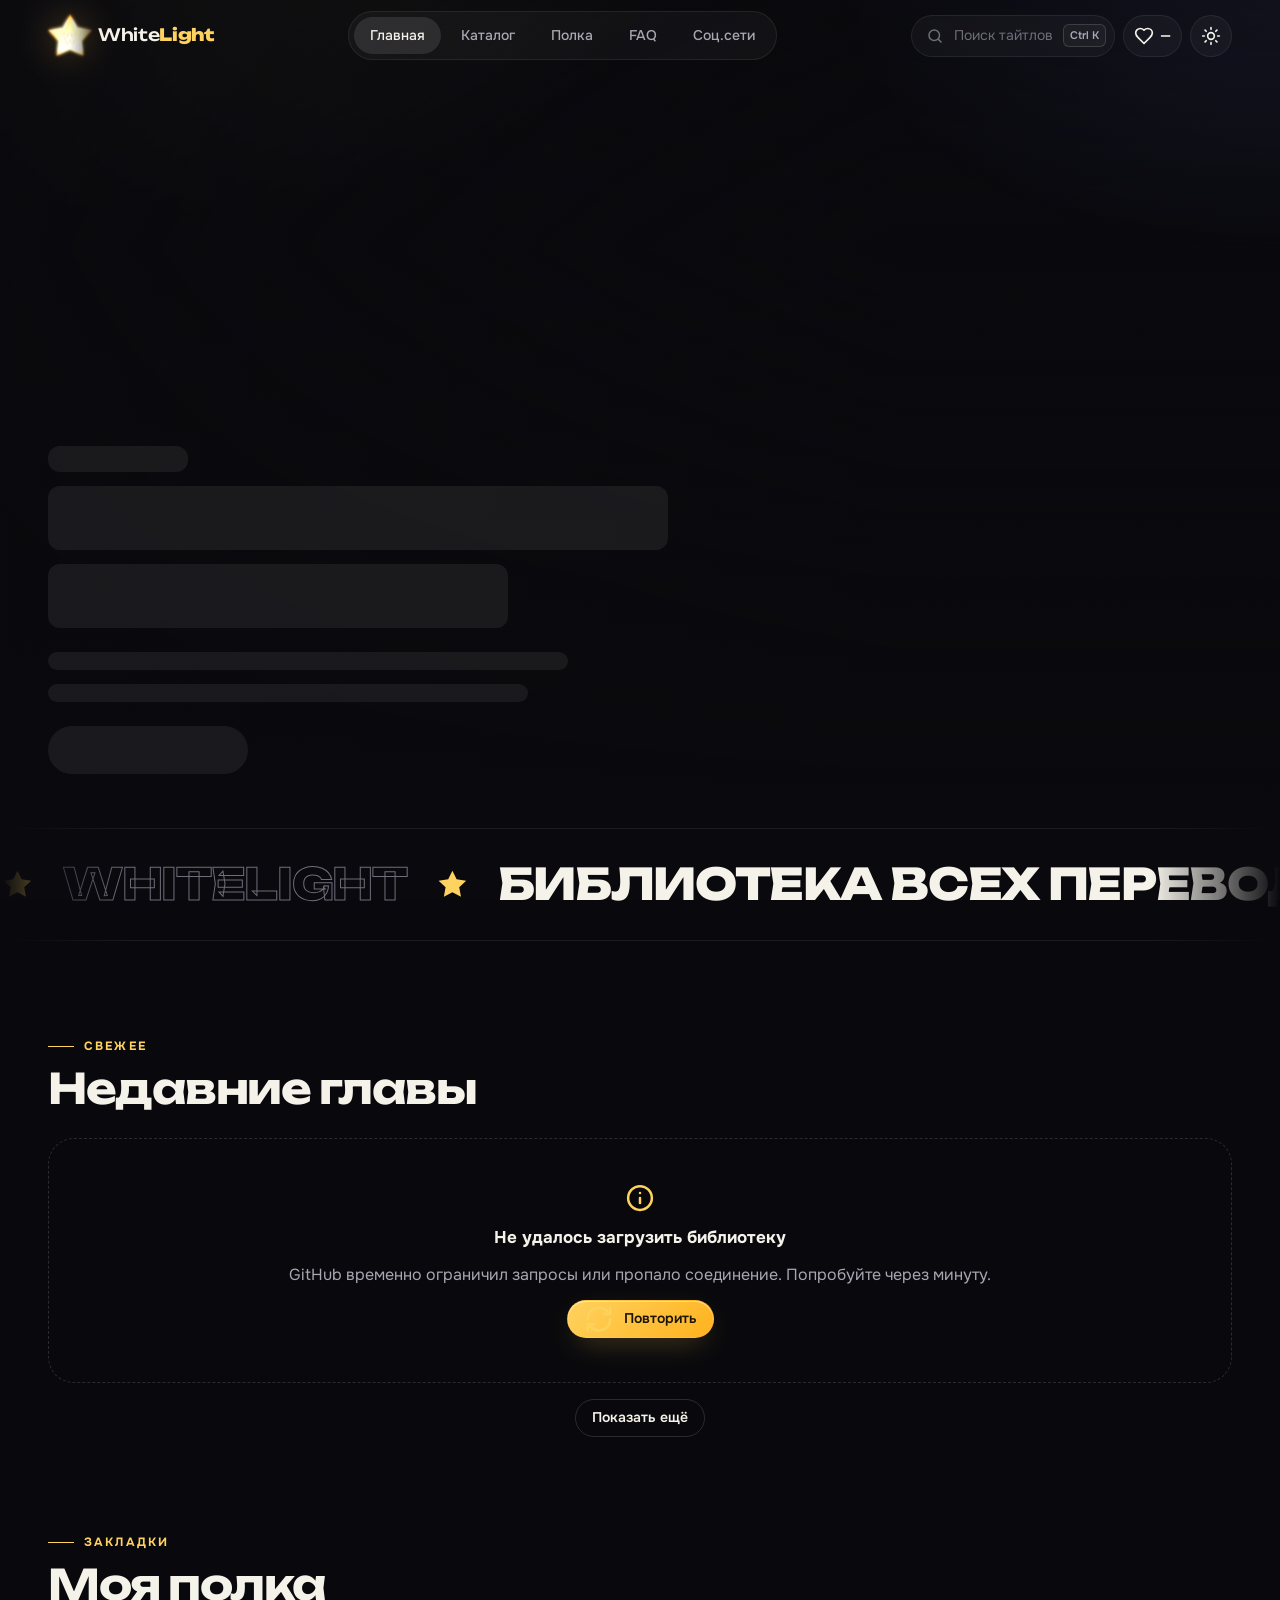
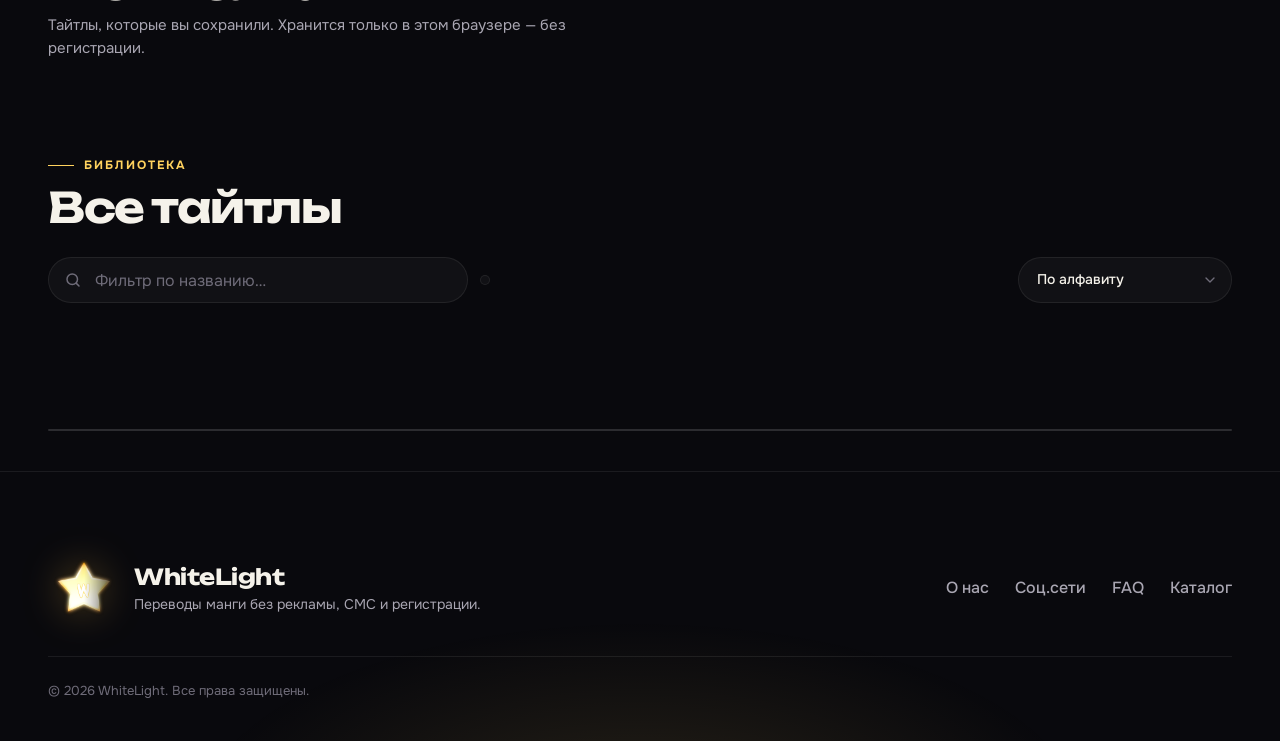
<file: WLmanga/main.html>
<!DOCTYPE html>
<html lang="ru" data-theme="dark">
<head>
    <meta charset="UTF-8">
    <meta name="viewport" content="width=device-width, initial-scale=1.0, viewport-fit=cover">
    <meta name="theme-color" content="#09090d">
    <meta name="description" content="WhiteLight — читалка переводов манги без рекламы, СМС и регистрации.">
    <title>WhiteLight — читалка манги</title>
    <link rel="icon" href="data/icon.png" type="image/png">
    <script>
    // Тема выставляется до отрисовки, чтобы не было вспышки
    try { document.documentElement.dataset.theme = localStorage.getItem('wl_theme') === 'light' ? 'light' : 'dark'; } catch (e) {}
    </script>
    <link rel="preconnect" href="https://fonts.googleapis.com">
    <link rel="preconnect" href="https://fonts.gstatic.com" crossorigin>
    <link rel="preconnect" href="https://raw.githubusercontent.com">
    <link href="https://fonts.googleapis.com/css2?family=Onest:wght@400;500;600;700&family=Unbounded:wght@500;700;800&display=swap" rel="stylesheet">
    <link rel="stylesheet" href="styles/wl.css">
</head>
<body>

    <header id="site-header"></header>

    <main class="page" id="main">
        <h1 class="sr-only">WhiteLight — библиотека переводов манги</h1>

        <section class="hero" id="hero" aria-roledescription="карусель" aria-label="Избранные тайтлы">
            <div class="hero-backdrops" id="hero-backdrops"></div>
            <div class="hero-skeleton" id="hero-skeleton" aria-hidden="true">
                <div class="skeleton" style="width: 140px; height: 26px;"></div>
                <div class="skeleton" style="width: min(620px, 90%); height: 64px;"></div>
                <div class="skeleton" style="width: min(460px, 70%); height: 64px;"></div>
                <div class="skeleton" style="width: min(520px, 80%); height: 18px; margin-top: 24px;"></div>
                <div class="skeleton" style="width: min(480px, 75%); height: 18px;"></div>
                <div class="skeleton" style="width: 200px; height: 48px; border-radius: 999px; margin-top: 24px;"></div>
            </div>
        </section>

        <div class="marquee" aria-hidden="true">
            <div class="marquee-track">
                <div class="marquee-group" id="marquee-group"></div>
            </div>
        </div>

        <section class="section" id="continue" hidden>
            <div class="section-head">
                <div>
                    <p class="section-kicker">Ваше чтение</p>
                    <h2 class="section-title">Продолжить с того же места</h2>
                </div>
            </div>
            <div class="rail" id="continue-rail"></div>
        </section>

        <section class="section" id="recent">
            <div class="section-head">
                <div>
                    <p class="section-kicker">Свежее</p>
                    <h2 class="section-title">Недавние главы</h2>
                </div>
            </div>
            <div class="recent-grid" id="recent-grid">
                <div class="skeleton" style="height: 112px;"></div>
                <div class="skeleton" style="height: 112px;"></div>
                <div class="skeleton" style="height: 112px;"></div>
            </div>
            <div class="show-more" id="recent-more" hidden>
                <button type="button" class="btn btn-ghost btn-sm">Показать ещё</button>
            </div>
        </section>

        <section class="section" id="shelf">
            <div class="section-head">
                <div>
                    <p class="section-kicker">Закладки</p>
                    <h2 class="section-title">Моя полка</h2>
                    <p class="section-note">Тайтлы, которые вы сохранили. Хранится только в этом браузере — без регистрации.</p>
                </div>
            </div>
            <div id="shelf-content"></div>
        </section>

        <section class="section" id="catalog">
            <div class="section-head">
                <div>
                    <p class="section-kicker">Библиотека</p>
                    <h2 class="section-title">Все тайтлы</h2>
                </div>
                <button type="button" class="link-more" id="random-btn" hidden></button>
            </div>

            <div class="toolbar">
                <label class="field">
                    <span class="sr-only">Фильтр по названию</span>
                    <input type="search" id="catalog-search" placeholder="Фильтр по названию…" autocomplete="off">
                </label>
                <div class="segmented" id="status-filter" role="group" aria-label="Статус"></div>
                <label class="select">
                    <span class="sr-only">Сортировка</span>
                    <select id="catalog-sort">
                        <option value="alpha">По алфавиту</option>
                        <option value="updated">Недавно обновлённые</option>
                        <option value="chapters">Больше глав</option>
                        <option value="year">Год выпуска</option>
                    </select>
                </label>
            </div>
            <div class="genre-row" id="genre-filter" role="group" aria-label="Жанры"></div>
            <p class="result-count" id="catalog-count" aria-live="polite"></p>
            <div class="title-grid" id="catalog-grid"></div>
        </section>

        <section class="section graveyard" id="graveyard" hidden>
            <div class="section-head">
                <div>
                    <p class="section-kicker">R.I.P.</p>
                    <h2 class="section-title">Кладбище «брошенных»</h2>
                    <p class="section-note">Проекты, перевод которых остановлен. Вышедшие главы по-прежнему можно читать.</p>
                </div>
            </div>
            <div class="title-grid" id="graveyard-grid"></div>
            <svg class="graveyard-ghost" viewBox="0 0 24 24" fill="none" stroke="currentColor" stroke-width="1.2" aria-hidden="true"><path d="M9 10h.01M15 10h.01M12 2a8 8 0 0 0-8 8v12l3-3 2.5 3 2.5-3 2.5 3 2.5-3 3 3V10a8 8 0 0 0-8-8z"/></svg>
        </section>

        <div class="stats" id="stats" hidden></div>
    </main>

    <footer id="site-footer"></footer>

    <script src="scripts/core.js"></script>
    <script src="scripts/home.js"></script>
</body>
</html>
</file>
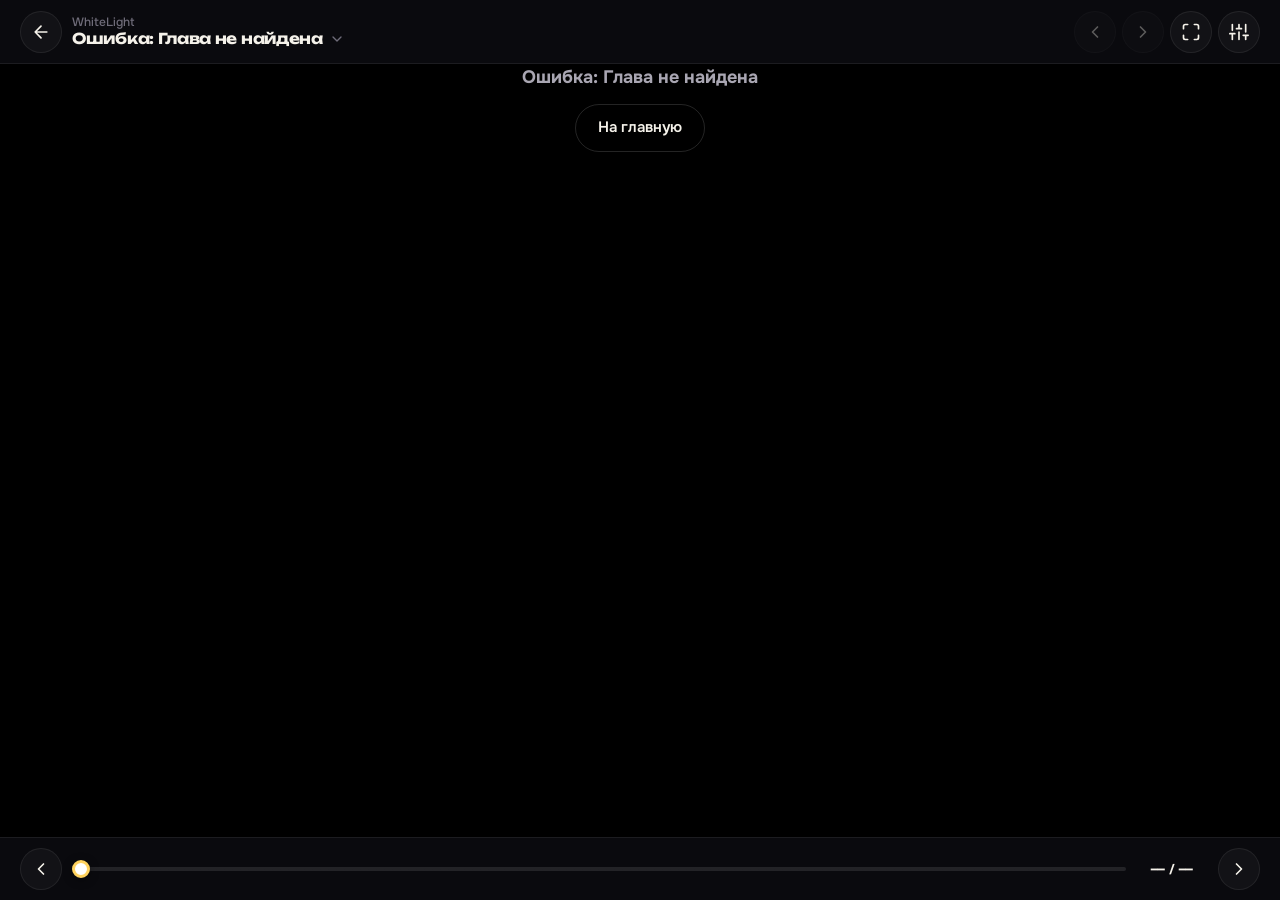
<file: WLmanga/reader.html>
<!DOCTYPE html>
<html lang="ru" data-theme="dark">
<head>
    <meta charset="UTF-8">
    <meta name="viewport" content="width=device-width, initial-scale=1.0, viewport-fit=cover">
    <meta name="theme-color" content="#000000">
    <title>Читалка — WL</title>
    <link rel="icon" href="data/icon.png" type="image/png">
    <script>
    try { document.documentElement.dataset.theme = localStorage.getItem('wl_theme') === 'light' ? 'light' : 'dark'; } catch (e) {}
    </script>
    <link rel="preconnect" href="https://fonts.googleapis.com">
    <link rel="preconnect" href="https://fonts.gstatic.com" crossorigin>
    <link rel="preconnect" href="https://raw.githubusercontent.com">
    <link href="https://fonts.googleapis.com/css2?family=Onest:wght@400;500;600;700&family=Unbounded:wght@500;700;800&display=swap" rel="stylesheet">
    <link rel="stylesheet" href="styles/wl.css">
    <link rel="stylesheet" href="styles/reader.css">

    <script type="text/javascript">
        (function(m,e,t,r,i,k,a){
            m[i]=m[i]||function(){(m[i].a=m[i].a||[]).push(arguments)};
            m[i].l=1*new Date();
            for (var j = 0; j < document.scripts.length; j++) {if (document.scripts[j].src === r) { return; }}
            k=e.createElement(t),a=e.getElementsByTagName(t)[0],k.async=1,k.src=r,a.parentNode.insertBefore(k,a)
        })(window, document,'script','https://mc.yandex.ru/metrika/tag.js?id=111944456', 'ym');

        ym(111944456, 'init', {ssr:true, webvisor:true, clickmap:true, ecommerce:"dataLayer", referrer: document.referrer, url: location.href, accurateTrackBounce:true, trackLinks:true});
    </script>
    <noscript><div><img src="https://mc.yandex.ru/watch/111944456" style="position:absolute; left:-9999px;" alt="" /></div></noscript>
</head>
<body class="reader">

    <div class="rd-progress" aria-hidden="true"><i id="rd-progress-bar"></i></div>

    <header class="rd-top" id="rd-top">
        <a class="icon-btn rd-back" id="rd-back" href="main.html" aria-label="К тайтлу" title="К тайтлу"></a>
        <div class="rd-heading">
            <a class="rd-title" id="rd-title-name" href="main.html">WhiteLight</a>
            <div class="rd-chapter">
                <span class="rd-chapter-label" id="chapter-title">Загрузка...</span>
                <select id="rd-chapter-select" aria-label="Выбор главы" hidden></select>
            </div>
        </div>
        <div class="rd-top-actions">
            <button type="button" class="icon-btn" id="prev-chapter-btn" title="Предыдущая глава" aria-label="Предыдущая глава" disabled></button>
            <button type="button" class="icon-btn" id="next-chapter-btn" title="Следующая глава" aria-label="Следующая глава" disabled></button>
            <button type="button" class="icon-btn rd-hide-sm" id="rd-fullscreen" title="Полный экран (F)" aria-label="Полный экран"></button>
            <button type="button" class="icon-btn" id="open-settings" title="Настройки чтения (S)" aria-label="Настройки чтения"></button>
        </div>
    </header>

    <main id="reader-container" class="mode-vertical fit-width" tabindex="-1">
        <div id="pages-wrapper">
            <div class="rd-loading"><span class="spinner"></span>Загружаем главу…</div>
        </div>
        <section class="rd-end" id="rd-end" hidden></section>
    </main>

    <div class="rd-zones" aria-hidden="true">
        <div class="nav-zone prev" id="nav-prev"></div>
        <div class="nav-zone center" id="nav-center"></div>
        <div class="nav-zone next" id="nav-next"></div>
    </div>

    <footer class="rd-bottom" id="rd-bottom">
        <button type="button" class="icon-btn" id="page-prev" aria-label="Предыдущая страница"></button>
        <div class="rd-scrub">
            <input type="range" id="page-slider" min="1" max="1" value="1" aria-label="Страница">
        </div>
        <span class="rd-counter" id="page-counter">— / —</span>
        <button type="button" class="icon-btn" id="page-next" aria-label="Следующая страница"></button>
    </footer>

    <div class="rd-sheet-overlay" id="settings-modal" hidden>
        <aside class="rd-sheet" role="dialog" aria-modal="true" aria-labelledby="settings-title">
            <div class="rd-sheet-head">
                <h2 id="settings-title">Настройки чтения</h2>
                <button type="button" class="icon-btn" id="close-settings-x" aria-label="Закрыть"></button>
            </div>

            <div class="rd-sheet-body">
                <fieldset class="rd-opt">
                    <legend>Режим чтения</legend>
                    <div class="rd-choice">
                        <label><input type="radio" name="read-mode" value="vertical" checked><span data-icon="rows">Вертикально</span></label>
                        <label><input type="radio" name="read-mode" value="horizontal"><span data-icon="columns">Горизонтально</span></label>
                    </div>
                </fieldset>

                <fieldset class="rd-opt">
                    <legend>Вид изображения</legend>
                    <div class="rd-choice">
                        <label><input type="radio" name="fit-mode" value="width" checked><span>По ширине экрана</span></label>
                        <label><input type="radio" name="fit-mode" value="height"><span>По высоте экрана</span></label>
                    </div>
                </fieldset>

                <div class="rd-opt" data-show-fit="width">
                    <div class="rd-opt-row">
                        <label for="opt-width">Ширина страниц</label>
                        <output id="opt-width-out">900 px</output>
                    </div>
                    <input type="range" id="opt-width" min="480" max="1600" step="20" value="900">
                </div>

                <fieldset class="rd-opt" data-show-mode="vertical">
                    <legend>Отступ между страницами</legend>
                    <div class="rd-choice rd-choice-3">
                        <label><input type="radio" name="gap" value="0"><span>Нет</span></label>
                        <label><input type="radio" name="gap" value="10"><span>Малый</span></label>
                        <label><input type="radio" name="gap" value="28"><span>Большой</span></label>
                    </div>
                </fieldset>

                <fieldset class="rd-opt" data-show-mode="horizontal">
                    <legend>Направление листания</legend>
                    <div class="rd-choice">
                        <label><input type="radio" name="dir" value="ltr"><span>Слева направо</span></label>
                        <label><input type="radio" name="dir" value="rtl"><span>Справа налево</span></label>
                    </div>
                </fieldset>

                <fieldset class="rd-opt">
                    <legend>Фон</legend>
                    <div class="rd-choice rd-choice-3 rd-bg-choice">
                        <label><input type="radio" name="bg" value="black"><span><i style="background:#000"></i>Чёрный</span></label>
                        <label><input type="radio" name="bg" value="ink"><span><i style="background:#18181d"></i>Графит</span></label>
                        <label><input type="radio" name="bg" value="paper"><span><i style="background:#efe9dd"></i>Бумага</span></label>
                    </div>
                </fieldset>

                <div class="rd-opt rd-switches">
                    <label class="rd-switch"><span>Номера на страницах</span><input type="checkbox" id="opt-numbers"><i></i></label>
                    <label class="rd-switch"><span>Прятать панели при чтении</span><input type="checkbox" id="opt-autohide"><i></i></label>
                </div>

                <div class="rd-opt rd-keys">
                    <p class="rd-keys-title">Горячие клавиши</p>
                    <div><span><kbd>←</kbd> <kbd>→</kbd> или <kbd>A</kbd> <kbd>D</kbd></span><span>страницы</span></div>
                    <div><span><kbd>[</kbd> <kbd>]</kbd></span><span>главы</span></div>
                    <div><span><kbd>F</kbd></span><span>полный экран</span></div>
                    <div><span><kbd>H</kbd></span><span>скрыть панели</span></div>
                    <div><span><kbd>S</kbd></span><span>настройки</span></div>
                </div>
            </div>

            <button type="button" class="btn btn-gold rd-sheet-done" id="close-settings">Готово</button>
        </aside>
    </div>

    <div class="rd-hint" id="rd-hint" hidden>
        <div class="rd-hint-zone"><span id="hint-left">Назад</span></div>
        <div class="rd-hint-zone center"><span>Меню</span></div>
        <div class="rd-hint-zone"><span id="hint-right">Вперёд</span></div>
    </div>

    <script src="scripts/core.js"></script>
    <script src="scripts/reader.js"></script>
</body>
</html>
</file>
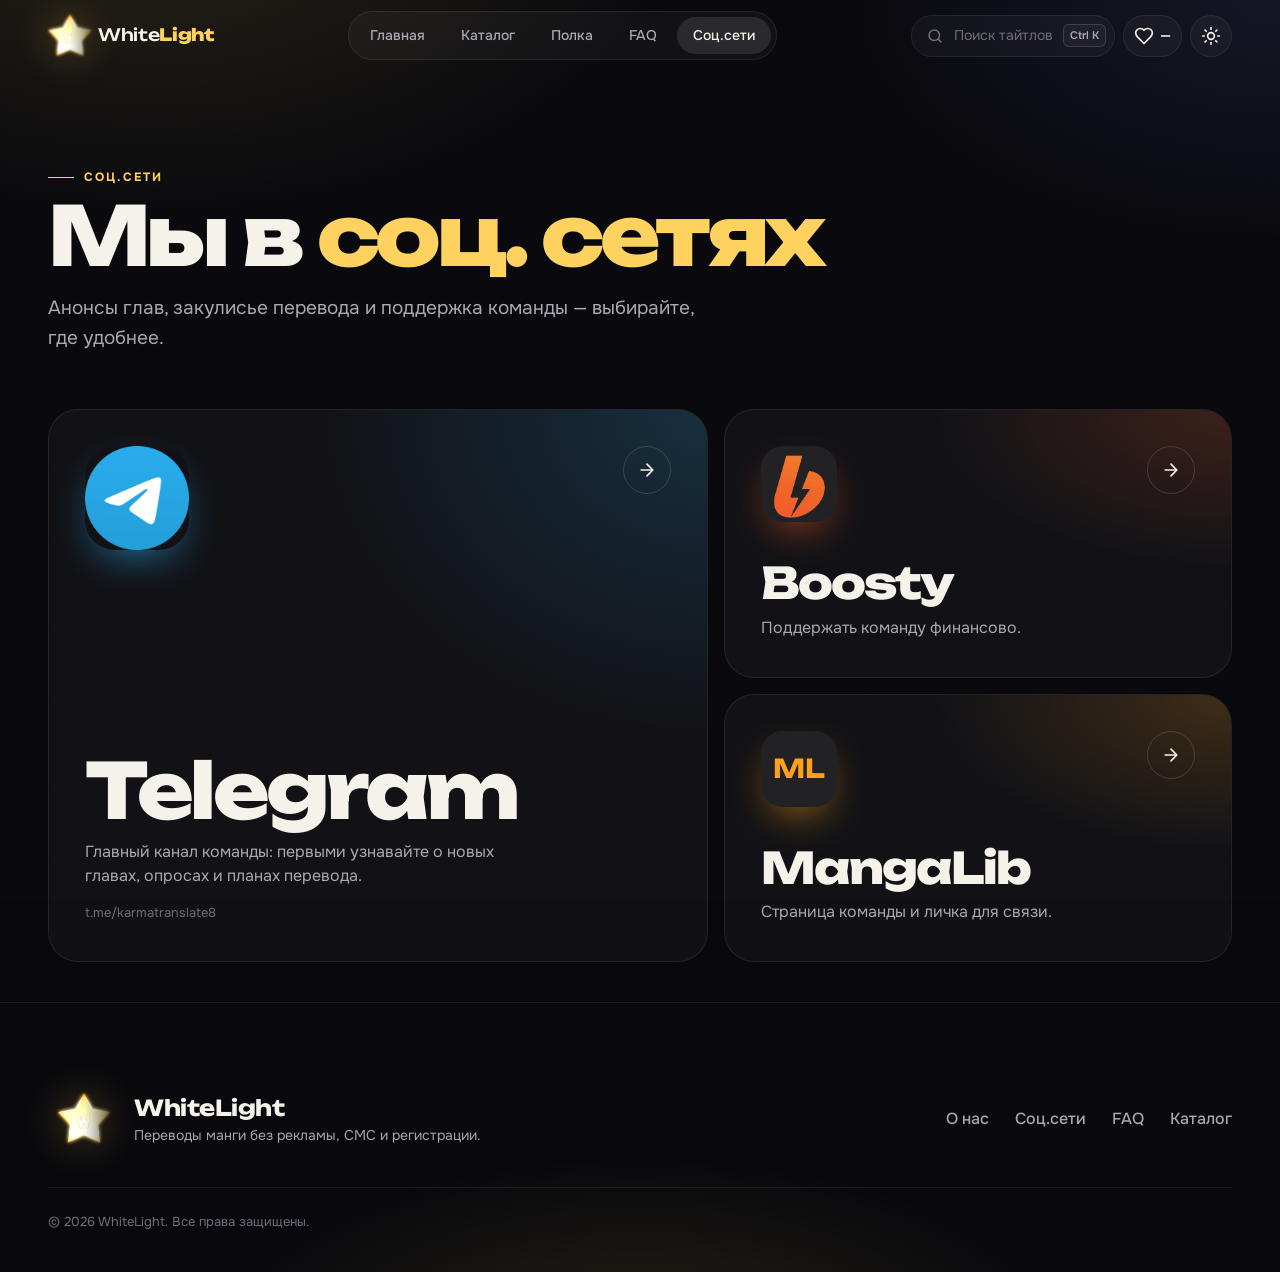
<file: WLmanga/socials.html>
<!DOCTYPE html>
<html lang="ru" data-theme="dark">
<head>
    <meta charset="UTF-8">
    <meta name="viewport" content="width=device-width, initial-scale=1.0, viewport-fit=cover">
    <meta name="theme-color" content="#09090d">
    <title>Социальные сети | WhiteLight</title>
    <link rel="icon" href="data/icon.png" type="image/png">
    <script>
    try { document.documentElement.dataset.theme = localStorage.getItem('wl_theme') === 'light' ? 'light' : 'dark'; } catch (e) {}
    </script>
    <link rel="preconnect" href="https://fonts.googleapis.com">
    <link rel="preconnect" href="https://fonts.gstatic.com" crossorigin>
    <link href="https://fonts.googleapis.com/css2?family=Onest:wght@400;500;600;700&family=Unbounded:wght@500;700;800&display=swap" rel="stylesheet">
    <link rel="stylesheet" href="styles/wl.css">
</head>
<body>

    <header id="site-header"></header>

    <main class="page">
        <div class="page-hero">
            <p class="section-kicker">Соц.сети</p>
            <h1 class="page-title">Мы в <em>соц.&nbsp;сетях</em></h1>
            <p class="page-lead">Анонсы глав, закулисье перевода и поддержка команды — выбирайте, где удобнее.</p>
        </div>

        <div class="socials-grid">
            <a href="https://t.me/karmatranslate8" target="_blank" rel="noopener noreferrer" class="social telegram" data-reveal>
                <div class="social-top">
                    <span class="social-icon"><img src="data/TG.png" alt=""></span>
                    <span class="social-arrow" data-arrow></span>
                </div>
                <div>
                    <p class="social-name">Telegram</p>
                    <p class="social-desc">Главный канал команды: первыми узнавайте о новых главах, опросах и планах перевода.</p>
                    <span class="social-handle">t.me/karmatranslate8</span>
                </div>
            </a>

            <a href="https://boosty.to/karmatranslate8" target="_blank" rel="noopener noreferrer" class="social boosty" data-reveal>
                <div class="social-top">
                    <span class="social-icon"><img src="data/BOOSTY.png" alt=""></span>
                    <span class="social-arrow" data-arrow></span>
                </div>
                <div>
                    <p class="social-name">Boosty</p>
                    <p class="social-desc">Поддержать команду финансово.</p>
                </div>
            </a>

            <a href="https://mangalib.me/ru/team/39655--whitelight" target="_blank" rel="noopener noreferrer" class="social mangalib" data-reveal>
                <div class="social-top">
                    <span class="social-icon"><img src="https://static.rustore.ru/imgproxy/_8ypWpuzBPq7cF3jlZ01m5LCxlTgaYEa9EZB22TScc4/preset:vk_og_img/plain/https://static.rustore.ru/apk/2063541439/content/ICON/6fc5feaf-001c-41ab-ad45-fdfb43ffc53d.jpg@webp" alt="" onerror="this.replaceWith(Object.assign(document.createElement('b'), { className: 'social-icon-text', textContent: 'ML' }))"></span>
                    <span class="social-arrow" data-arrow></span>
                </div>
                <div>
                    <p class="social-name">MangaLib</p>
                    <p class="social-desc">Страница команды и личка для связи.</p>
                </div>
            </a>
        </div>
    </main>

    <footer id="site-footer"></footer>

    <script src="scripts/core.js"></script>
    <script>
    WL.renderChrome('socials');
    document.querySelectorAll('[data-arrow]').forEach(el => { el.innerHTML = WL.icon('arrowRight'); });
    WL.reveal();
    </script>
</body>
</html>
</file>
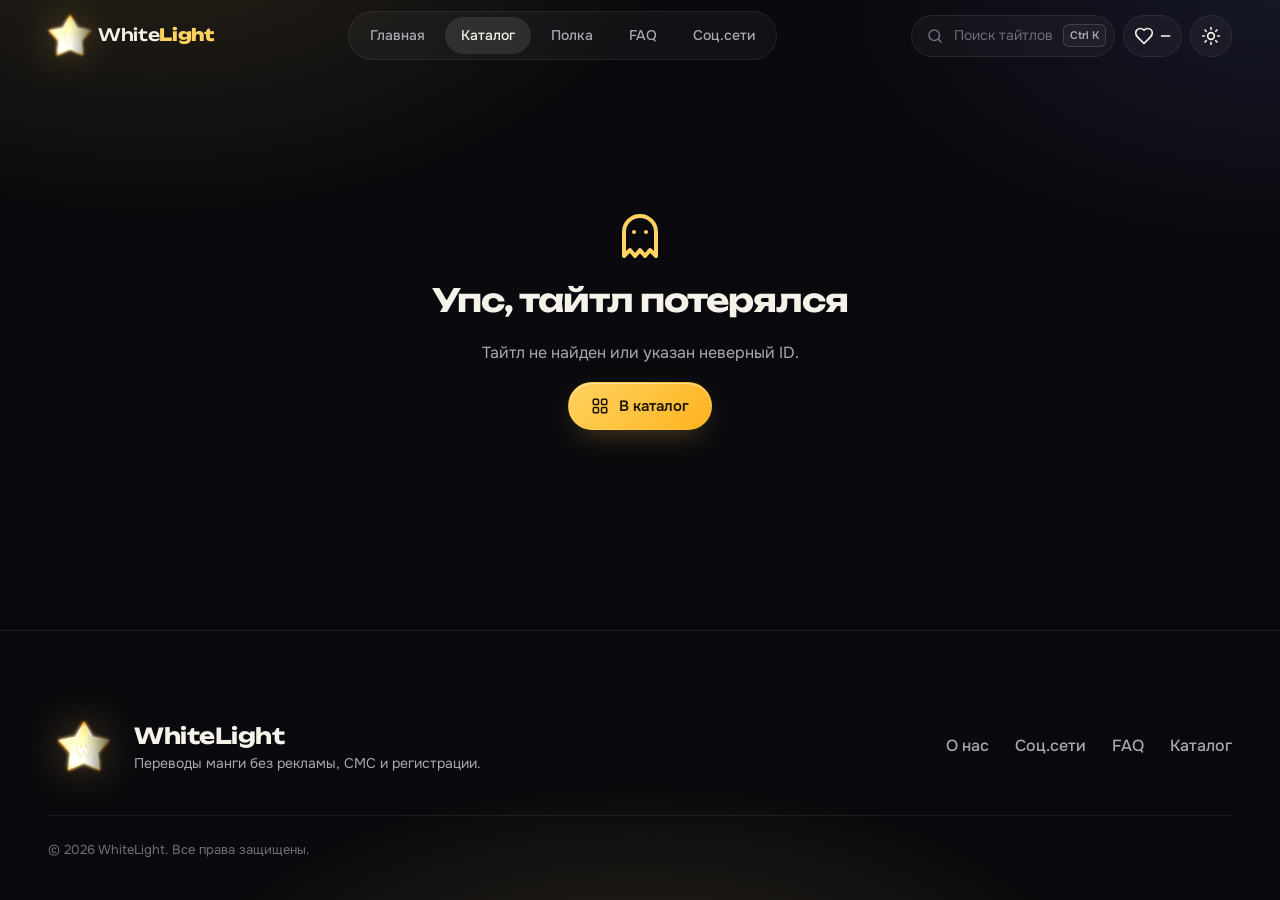
<file: WLmanga/title.html>
<!DOCTYPE html>
<html lang="ru" data-theme="dark">
<head>
    <meta charset="UTF-8">
    <meta name="viewport" content="width=device-width, initial-scale=1.0, viewport-fit=cover">
    <meta name="theme-color" content="#09090d">
    <title>Загрузка тайтла... | WhiteLight</title>
    <link rel="icon" href="data/icon.png" type="image/png">
    <script>
    try { document.documentElement.dataset.theme = localStorage.getItem('wl_theme') === 'light' ? 'light' : 'dark'; } catch (e) {}
    </script>
    <link rel="preconnect" href="https://fonts.googleapis.com">
    <link rel="preconnect" href="https://fonts.gstatic.com" crossorigin>
    <link rel="preconnect" href="https://raw.githubusercontent.com">
    <link href="https://fonts.googleapis.com/css2?family=Onest:wght@400;500;600;700&family=Unbounded:wght@500;700;800&display=swap" rel="stylesheet">
    <link rel="stylesheet" href="styles/wl.css">

    <script type="text/javascript">
        (function(m,e,t,r,i,k,a){
            m[i]=m[i]||function(){(m[i].a=m[i].a||[]).push(arguments)};
            m[i].l=1*new Date();
            for (var j = 0; j < document.scripts.length; j++) {if (document.scripts[j].src === r) { return; }}
            k=e.createElement(t),a=e.getElementsByTagName(t)[0],k.async=1,k.src=r,a.parentNode.insertBefore(k,a)
        })(window, document,'script','https://mc.yandex.ru/metrika/tag.js?id=111944456', 'ym');

        ym(111944456, 'init', {ssr:true, webvisor:true, clickmap:true, ecommerce:"dataLayer", referrer: document.referrer, url: location.href, accurateTrackBounce:true, trackLinks:true});
    </script>
    <noscript><div><img src="https://mc.yandex.ru/watch/111944456" style="position:absolute; left:-9999px;" alt="" /></div></noscript>
</head>
<body>

    <header id="site-header"></header>

    <main class="page" id="main">
        <div class="state" id="loading">
            <span class="spinner"></span>
            <span>Загрузка тайтла...</span>
        </div>

        <div id="title-content" hidden>
            <section class="title-hero">
                <div class="title-backdrop" id="title-backdrop" aria-hidden="true"></div>
                <div class="title-layout">
                    <aside class="title-aside">
                        <div id="title-cover"></div>
                        <div class="meta-card">
                            <div class="meta-cell"><span>Тип</span><span id="meta-type">—</span></div>
                            <div class="meta-cell"><span>Год</span><span id="meta-year">—</span></div>
                            <div class="meta-cell"><span>Статус</span><span id="meta-status">—</span></div>
                            <div class="meta-cell"><span>Популярность</span><span id="meta-popularity" class="flames">—</span></div>
                        </div>
                        <div class="title-aside-actions" id="title-actions"></div>
                    </aside>

                    <div class="title-main">
                        <nav class="breadcrumbs" aria-label="Навигация">
                            <a href="main.html">Главная</a>
                            <span id="crumb-sep"></span>
                            <a href="main.html#catalog">Каталог</a>
                        </nav>
                        <p class="title-orig" id="title-name-orig"></p>
                        <h1 class="title-name" id="title-name-ru">Название</h1>
                        <div class="genres" id="genres-list"></div>

                        <p class="description is-collapsed" id="title-description-text">Описание отсутствует.</p>
                        <button type="button" class="desc-toggle" id="desc-toggle-btn" aria-expanded="false" hidden>
                            <span>Читать далее</span>
                        </button>

                        <div class="read-stats" id="read-stats" hidden></div>

                        <section class="chapters" aria-labelledby="chapters-title">
                            <div class="chapters-head">
                                <h2 id="chapters-title">Главы <small id="chapters-count"></small></h2>
                                <div class="chapters-tools" id="chapters-tools" hidden>
                                    <label class="field">
                                        <span class="sr-only">Найти главу</span>
                                        <input type="search" id="chapter-search" placeholder="Номер главы" inputmode="decimal" autocomplete="off">
                                    </label>
                                    <button type="button" class="btn btn-ghost btn-sm" id="chapter-sort" aria-label="Порядок глав"></button>
                                </div>
                            </div>
                            <div id="chapters-container"></div>
                        </section>
                    </div>
                </div>
            </section>

            <section class="section" id="more-section" hidden>
                <div class="section-head">
                    <div>
                        <p class="section-kicker">Ещё у WhiteLight</p>
                        <h2 class="section-title">Вам может понравиться</h2>
                    </div>
                    <a class="link-more" href="main.html#catalog" id="more-link"></a>
                </div>
                <div class="title-grid" id="more-grid"></div>
            </section>
        </div>
    </main>

    <footer id="site-footer"></footer>

    <script src="scripts/core.js"></script>
    <script src="scripts/title.js"></script>
</body>
</html>
</file>
<file: WLmanga/styles/wl.css>
/* =========================================================
   WhiteLight — дизайн-система «Ночная библиотека»
   ========================================================= */

:root,
:root[data-theme="dark"] {
    --bg: #09090d;
    --bg-2: #0f0f15;
    --surface: rgba(255, 255, 255, 0.035);
    --surface-2: rgba(255, 255, 255, 0.065);
    --surface-3: rgba(255, 255, 255, 0.1);
    --surface-solid: #13131a;
    --line: rgba(255, 255, 255, 0.075);
    --line-2: rgba(255, 255, 255, 0.14);
    --text: #f5f2ea;
    --text-2: #a9a6b2;
    --text-3: #6f6c79;
    --gold: #ffd25e;
    --gold-2: #ffb21e;
    --gold-text: #ffd25e;
    --gold-ink: #1b1404;
    --gold-soft: rgba(255, 210, 94, 0.12);
    --gold-glow: rgba(255, 196, 70, 0.35);
    --cool: #7d8cff;
    --danger: #ff5d73;
    --ok: #4fdc9d;
    --warn: #ffa94d;
    --shadow-lg: 0 30px 80px -30px rgba(0, 0, 0, 0.9);
    --shadow-md: 0 14px 40px -18px rgba(0, 0, 0, 0.85);
    --glass: rgba(14, 14, 20, 0.72);
    --grain-opacity: 0.06;
    --cover-ring: rgba(255, 255, 255, 0.08);
    color-scheme: dark;
}

:root[data-theme="light"] {
    --bg: #f4efe6;
    --bg-2: #ebe4d6;
    --surface: rgba(30, 24, 10, 0.035);
    --surface-2: rgba(30, 24, 10, 0.065);
    --surface-3: rgba(30, 24, 10, 0.1);
    --surface-solid: #fffcf5;
    --line: rgba(30, 24, 10, 0.09);
    --line-2: rgba(30, 24, 10, 0.17);
    --text: #16131b;
    --text-2: #575160;
    --text-3: #8b8593;
    --gold: #ffc531;
    --gold-2: #f2a600;
    --gold-text: #9a6700;
    --gold-ink: #1b1404;
    --gold-soft: rgba(242, 166, 0, 0.14);
    --gold-glow: rgba(242, 166, 0, 0.3);
    --cool: #4b5be0;
    --danger: #d93452;
    --ok: #1d9a63;
    --warn: #c96a00;
    --shadow-lg: 0 30px 70px -32px rgba(60, 40, 0, 0.45);
    --shadow-md: 0 14px 34px -18px rgba(60, 40, 0, 0.4);
    --glass: rgba(250, 246, 238, 0.78);
    --grain-opacity: 0.08;
    --cover-ring: rgba(30, 24, 10, 0.1);
    color-scheme: light;
}

:root {
    --content: calc(var(--max) - 2 * var(--gutter));
    --font-display: 'Unbounded', 'Onest', system-ui, sans-serif;
    --font-body: 'Onest', system-ui, -apple-system, 'Segoe UI', Roboto, sans-serif;
    --radius-sm: 10px;
    --radius: 16px;
    --radius-lg: 26px;
    --header-h: 72px;
    --gutter: clamp(16px, 4vw, 48px);
    --max: 1320px;
    --ease: cubic-bezier(0.22, 1, 0.36, 1);
}

*,
*::before,
*::after {
    box-sizing: border-box;
}

* {
    margin: 0;
    padding: 0;
}

html {
    -webkit-text-size-adjust: 100%;
    scroll-behavior: smooth;
    scroll-padding-top: calc(var(--header-h) + 16px);
}

html.no-scroll {
    overflow: hidden;
}

body {
    min-height: 100vh;
    min-height: 100dvh;
    display: flex;
    flex-direction: column;
    background: var(--bg);
    color: var(--text);
    font-family: var(--font-body);
    font-size: 16px;
    line-height: 1.55;
    -webkit-font-smoothing: antialiased;
    overflow-x: hidden;
    transition: background-color 0.4s var(--ease), color 0.4s var(--ease);
}

/* Атмосфера: тёплое свечение и плёночное зерно */
body::before {
    content: '';
    position: fixed;
    inset: 0;
    z-index: -1;
    pointer-events: none;
    background:
        radial-gradient(60vw 50vh at 12% -10%, var(--gold-soft), transparent 70%),
        radial-gradient(50vw 40vh at 100% 0%, color-mix(in srgb, var(--cool) 10%, transparent), transparent 70%);
}

body::after {
    content: '';
    position: fixed;
    inset: 0;
    z-index: 999;
    pointer-events: none;
    opacity: var(--grain-opacity);
    background-image: url("data:image/svg+xml,%3Csvg xmlns='http://www.w3.org/2000/svg' width='160' height='160'%3E%3Cfilter id='n'%3E%3CfeTurbulence type='fractalNoise' baseFrequency='.9' numOctaves='3' stitchTiles='stitch'/%3E%3CfeColorMatrix values='0 0 0 0 .5 0 0 0 0 .5 0 0 0 0 .5 0 0 0 1 0'/%3E%3C/filter%3E%3Crect width='100%25' height='100%25' filter='url(%23n)'/%3E%3C/svg%3E");
    mix-blend-mode: overlay;
}

img {
    display: block;
    max-width: 100%;
}

a {
    color: inherit;
    text-decoration: none;
}

button,
input,
select {
    font: inherit;
    color: inherit;
}

button {
    cursor: pointer;
    background: none;
    border: 0;
    -webkit-tap-highlight-color: transparent;
}

:focus-visible {
    outline: 2px solid var(--gold);
    outline-offset: 3px;
    border-radius: 6px;
}

::selection {
    background: var(--gold);
    color: var(--gold-ink);
}

.ico {
    width: 20px;
    height: 20px;
    flex-shrink: 0;
}

.sr-only {
    position: absolute;
    width: 1px;
    height: 1px;
    overflow: hidden;
    clip: rect(0 0 0 0);
    white-space: nowrap;
}

kbd {
    font-family: var(--font-body);
    font-size: 11px;
    font-weight: 600;
    padding: 2px 6px;
    border-radius: 6px;
    border: 1px solid var(--line-2);
    background: var(--surface);
    color: var(--text-2);
}

/* ---------- Кнопки ---------- */

.btn {
    --btn-bg: var(--surface-2);
    --btn-fg: var(--text);
    display: inline-flex;
    align-items: center;
    justify-content: center;
    gap: 10px;
    min-height: 48px;
    padding: 0 22px;
    border-radius: 999px;
    background: var(--btn-bg);
    color: var(--btn-fg);
    font-weight: 600;
    font-size: 15px;
    white-space: nowrap;
    border: 1px solid var(--line);
    transition: transform 0.25s var(--ease), background 0.25s, box-shadow 0.25s, border-color 0.25s;
}

.btn:hover {
    transform: translateY(-2px);
    background: var(--surface-3);
}

.btn:active {
    transform: translateY(0) scale(0.98);
}

.btn-gold {
    --btn-bg: linear-gradient(135deg, var(--gold), var(--gold-2));
    --btn-fg: var(--gold-ink);
    border-color: transparent;
    box-shadow: 0 10px 30px -10px var(--gold-glow), inset 0 1px 0 rgba(255, 255, 255, 0.5);
}

.btn-gold:hover {
    background: var(--btn-bg);
    box-shadow: 0 16px 40px -10px var(--gold-glow), inset 0 1px 0 rgba(255, 255, 255, 0.5);
}

.btn-ghost {
    --btn-bg: transparent;
    border-color: var(--line-2);
}

.btn-sm {
    min-height: 38px;
    padding: 0 16px;
    font-size: 14px;
}

.btn .ico {
    width: 18px;
    height: 18px;
}

.btn.is-on {
    border-color: color-mix(in srgb, var(--gold) 50%, transparent);
    color: var(--gold-text);
    background: var(--gold-soft);
}

.btn.is-on .ico {
    fill: currentColor;
}

.icon-btn {
    display: inline-flex;
    align-items: center;
    justify-content: center;
    gap: 6px;
    min-width: 42px;
    height: 42px;
    padding: 0 10px;
    border-radius: 999px;
    border: 1px solid var(--line);
    background: var(--surface);
    color: var(--text);
    transition: background 0.2s, transform 0.2s var(--ease), border-color 0.2s, color 0.2s;
}

.icon-btn:hover {
    background: var(--surface-3);
    transform: translateY(-1px);
}

.icon-btn:disabled {
    opacity: 0.35;
    pointer-events: none;
}

/* ---------- Шапка ---------- */

.site-header {
    position: fixed;
    top: 0;
    left: 0;
    right: 0;
    z-index: 100;
    height: var(--header-h);
    padding: 0 var(--gutter);
    transition: background 0.3s, border-color 0.3s, backdrop-filter 0.3s;
    border-bottom: 1px solid transparent;
}

.site-header.is-scrolled {
    background: var(--glass);
    backdrop-filter: blur(18px) saturate(1.4);
    -webkit-backdrop-filter: blur(18px) saturate(1.4);
    border-bottom-color: var(--line);
}

.site-header-inner {
    max-width: var(--max);
    height: 100%;
    margin: 0 auto;
    display: flex;
    align-items: center;
    gap: 24px;
}

.brand {
    display: flex;
    align-items: center;
    gap: 6px;
    flex-shrink: 0;
}

.brand img {
    width: 44px;
    height: 44px;
    transform: scale(1.35);
    filter: drop-shadow(0 0 14px var(--gold-glow));
    transition: transform 0.6s var(--ease);
}

.brand:hover img {
    transform: scale(1.35) rotate(72deg);
}

.brand-name {
    font-family: var(--font-display);
    font-weight: 500;
    font-size: 17px;
    letter-spacing: -0.02em;
}

.brand-name b {
    font-weight: 800;
    color: var(--gold-text);
}

.nav {
    display: flex;
    gap: 4px;
    padding: 5px;
    border-radius: 999px;
    border: 1px solid var(--line);
    background: var(--surface);
    margin: 0 auto;
}

.nav-link {
    padding: 8px 16px;
    border-radius: 999px;
    font-size: 14px;
    font-weight: 500;
    color: var(--text-2);
    transition: color 0.2s, background 0.2s;
}

.nav-link:hover {
    color: var(--text);
}

.nav-link.is-active {
    color: var(--text);
    background: var(--surface-3);
}

.header-actions {
    display: flex;
    align-items: center;
    gap: 8px;
    margin-left: auto;
}

.nav + .header-actions {
    margin-left: 0;
}

.search-trigger {
    display: flex;
    align-items: center;
    gap: 10px;
    height: 42px;
    padding: 0 8px 0 14px;
    border-radius: 999px;
    border: 1px solid var(--line);
    background: var(--surface);
    color: var(--text-3);
    font-size: 14px;
    transition: border-color 0.2s, background 0.2s, color 0.2s;
}

.search-trigger:hover {
    border-color: var(--line-2);
    color: var(--text-2);
}

.search-trigger .ico {
    width: 18px;
    height: 18px;
}

.like-chip {
    font-size: 14px;
    font-weight: 600;
    font-variant-numeric: tabular-nums;
}

.like-chip .ico,
[data-like] .ico {
    transition: transform 0.3s var(--ease), fill 0.2s, color 0.2s;
}

[data-like].is-liked {
    color: #ff5577;
    border-color: rgba(255, 85, 119, 0.35);
    background: rgba(255, 85, 119, 0.1);
}

[data-like].is-liked .ico {
    fill: currentColor;
}

[data-like].pop .ico {
    animation: heart-pop 0.5s var(--ease);
}

@keyframes heart-pop {
    40% { transform: scale(1.45); }
    100% { transform: scale(1); }
}

.burst {
    position: fixed;
    z-index: 1000;
    width: 7px;
    height: 7px;
    margin: -3.5px 0 0 -3.5px;
    border-radius: 50%;
    background: #ff5577;
    pointer-events: none;
    animation: burst 0.7s var(--ease) forwards;
}

.burst:nth-child(odd) {
    background: var(--gold);
}

@keyframes burst {
    to {
        transform: translate(var(--dx), var(--dy)) scale(0.2);
        opacity: 0;
    }
}

/* ---------- Нижняя панель (мобильная) ---------- */

.tabbar {
    display: none;
}

@media (max-width: 860px) {
    .nav,
    .search-trigger-text,
    .search-trigger kbd {
        display: none;
    }

    .search-trigger {
        width: 42px;
        padding: 0;
        justify-content: center;
        color: var(--text);
    }

    .tabbar {
        position: fixed;
        left: 12px;
        right: 12px;
        bottom: calc(10px + env(safe-area-inset-bottom));
        z-index: 100;
        display: grid;
        grid-template-columns: repeat(5, 1fr);
        padding: 6px;
        border-radius: 22px;
        background: var(--glass);
        backdrop-filter: blur(18px) saturate(1.4);
        -webkit-backdrop-filter: blur(18px) saturate(1.4);
        border: 1px solid var(--line-2);
        box-shadow: var(--shadow-md);
    }

    .tab {
        display: flex;
        flex-direction: column;
        align-items: center;
        gap: 2px;
        padding: 7px 0 5px;
        border-radius: 16px;
        font-size: 10.5px;
        font-weight: 600;
        color: var(--text-3);
        transition: color 0.2s, background 0.2s;
    }

    .tab .ico {
        width: 21px;
        height: 21px;
    }

    .tab.is-active {
        color: var(--gold-text);
        background: var(--gold-soft);
    }

    body {
        padding-bottom: calc(84px + env(safe-area-inset-bottom));
    }
}

@media (max-width: 420px) {
    .like-chip span {
        display: none;
    }

    .brand-name {
        font-size: 15px;
    }
}

/* ---------- Подвал ---------- */

.site-footer {
    position: relative;
    margin-top: auto;
    padding: 80px var(--gutter) 40px;
    overflow: hidden;
    border-top: 1px solid var(--line);
}

.footer-glow {
    position: absolute;
    left: 50%;
    bottom: -280px;
    width: 900px;
    height: 400px;
    transform: translateX(-50%);
    background: radial-gradient(closest-side, var(--gold-soft), transparent);
    pointer-events: none;
}

.footer-inner {
    position: relative;
    max-width: var(--max);
    margin: 0 auto;
    display: grid;
    grid-template-columns: 1fr auto;
    gap: 32px 48px;
    align-items: center;
}

.footer-brand {
    display: flex;
    align-items: center;
    gap: 14px;
}

.footer-brand img {
    width: 72px;
    height: 72px;
    filter: drop-shadow(0 0 20px var(--gold-glow));
}

.footer-title {
    font-family: var(--font-display);
    font-size: 22px;
    font-weight: 700;
    letter-spacing: -0.02em;
}

.footer-sub {
    color: var(--text-2);
    font-size: 14px;
}

.footer-nav {
    display: flex;
    flex-wrap: wrap;
    gap: 6px 26px;
}

.footer-nav a {
    color: var(--text-2);
    font-weight: 500;
    transition: color 0.2s;
}

.footer-nav a:hover {
    color: var(--gold-text);
}

.footer-copyright {
    grid-column: 1 / -1;
    padding-top: 24px;
    border-top: 1px solid var(--line);
    color: var(--text-3);
    font-size: 13px;
}

@media (max-width: 700px) {
    .footer-inner {
        grid-template-columns: 1fr;
    }
}

/* ---------- Общая разметка ---------- */

.page {
    flex: 1 0 auto;
    width: 100%;
    max-width: var(--max);
    margin: 0 auto;
    padding: calc(var(--header-h) + 24px) var(--gutter) 40px;
}

.section {
    margin-top: clamp(56px, 8vw, 96px);
}

.section-head {
    display: flex;
    align-items: flex-end;
    justify-content: space-between;
    flex-wrap: wrap;
    gap: 16px 24px;
    margin-bottom: 28px;
}

.section-kicker {
    display: flex;
    align-items: center;
    gap: 10px;
    margin-bottom: 10px;
    color: var(--gold-text);
    font-size: 12px;
    font-weight: 700;
    letter-spacing: 0.18em;
    text-transform: uppercase;
}

.section-kicker::before {
    content: '';
    width: 26px;
    height: 1px;
    background: currentColor;
}

.section-title {
    font-family: var(--font-display);
    font-weight: 700;
    font-size: clamp(26px, 3.4vw, 42px);
    line-height: 1.05;
    letter-spacing: -0.035em;
    text-wrap: balance;
}

.section-note {
    color: var(--text-2);
    font-size: 15px;
    max-width: 52ch;
    margin-top: 8px;
}

.link-more {
    display: inline-flex;
    align-items: center;
    gap: 6px;
    color: var(--text-2);
    font-weight: 600;
    font-size: 14px;
    transition: color 0.2s, gap 0.2s var(--ease);
}

.link-more:hover {
    color: var(--gold-text);
    gap: 10px;
}

.link-more .ico {
    width: 16px;
    height: 16px;
}

[data-reveal] {
    opacity: 0;
    transform: translateY(18px);
    transition: opacity 0.7s var(--ease) var(--d, 0ms), transform 0.7s var(--ease) var(--d, 0ms);
}

[data-reveal].is-visible {
    opacity: 1;
    transform: none;
}

/* ---------- Обложки ---------- */

.cover {
    position: relative;
    overflow: hidden;
    aspect-ratio: 5 / 7;
    border-radius: var(--radius);
    background:
        radial-gradient(120% 80% at 20% 0%, hsl(var(--hue) 70% 60% / 0.55), transparent 60%),
        linear-gradient(160deg, hsl(var(--hue) 45% 22%), hsl(calc(var(--hue) + 40) 40% 10%));
    isolation: isolate;
}

.cover::after {
    content: '';
    position: absolute;
    inset: 0;
    border-radius: inherit;
    box-shadow: inset 0 0 0 1px var(--cover-ring);
    pointer-events: none;
    z-index: 2;
}

.cover img {
    position: absolute;
    inset: 0;
    width: 100%;
    height: 100%;
    object-fit: cover;
    opacity: 0;
    transition: opacity 0.5s var(--ease), transform 0.8s var(--ease);
    z-index: 1;
}

.cover img.is-loaded {
    opacity: 1;
}

.cover-fallback {
    position: absolute;
    inset: 0;
    display: grid;
    place-items: center;
    font-family: var(--font-display);
    font-weight: 800;
    font-size: clamp(28px, 30cqi, 120px);
    color: rgba(255, 255, 255, 0.85);
    text-shadow: 0 6px 30px rgba(0, 0, 0, 0.4);
    container-type: inline-size;
}

/* ---------- Статусы и метки ---------- */

.status-dot {
    display: inline-flex;
    align-items: center;
    gap: 7px;
    font-size: 13px;
    font-weight: 600;
    white-space: nowrap;
}

.status-dot::before {
    content: '';
    width: 7px;
    height: 7px;
    border-radius: 50%;
    background: currentColor;
    box-shadow: 0 0 0 3px color-mix(in srgb, currentColor 22%, transparent);
}

.s-ongoing { color: var(--ok); }
.s-completed { color: var(--cool); }
.s-onhold { color: var(--warn); }
.s-dropped { color: var(--danger); }

.pill {
    display: inline-flex;
    align-items: center;
    gap: 6px;
    padding: 4px 10px;
    border-radius: 999px;
    font-size: 11px;
    font-weight: 700;
    letter-spacing: 0.06em;
    text-transform: uppercase;
    white-space: nowrap;
    background: var(--surface-2);
    color: var(--text-2);
    border: 1px solid var(--line);
}

.pill-gold {
    background: var(--gold);
    color: var(--gold-ink);
    border-color: transparent;
}

.pill-new {
    background: linear-gradient(135deg, var(--gold), var(--gold-2));
    color: var(--gold-ink);
    border-color: transparent;
    box-shadow: 0 0 18px -4px var(--gold-glow);
}

.pill-end {
    background: color-mix(in srgb, var(--danger) 16%, transparent);
    color: var(--danger);
    border-color: color-mix(in srgb, var(--danger) 35%, transparent);
}

.chip {
    display: inline-flex;
    align-items: center;
    gap: 6px;
    padding: 8px 14px;
    border-radius: 999px;
    border: 1px solid var(--line);
    background: var(--surface);
    color: var(--text-2);
    font-size: 14px;
    font-weight: 500;
    white-space: nowrap;
    transition: background 0.2s, color 0.2s, border-color 0.2s, transform 0.2s var(--ease);
}

.chip:hover {
    color: var(--text);
    border-color: var(--line-2);
}

.chip.is-active {
    background: var(--text);
    color: var(--bg);
    border-color: var(--text);
}

.chip .count {
    font-size: 12px;
    opacity: 0.6;
}

.progress-line {
    height: 4px;
    border-radius: 99px;
    background: var(--surface-3);
    overflow: hidden;
}

.progress-line > i {
    display: block;
    height: 100%;
    width: var(--p, 0%);
    border-radius: inherit;
    background: linear-gradient(90deg, var(--gold-2), var(--gold));
    box-shadow: 0 0 12px var(--gold-glow);
    transition: width 0.6s var(--ease);
}

/* ---------- Скелетоны и состояния ---------- */

.skeleton {
    position: relative;
    overflow: hidden;
    background: var(--surface-2);
    border-radius: var(--radius);
}

.skeleton::after {
    content: '';
    position: absolute;
    inset: 0;
    transform: translateX(-100%);
    background: linear-gradient(90deg, transparent, var(--surface-2), transparent);
    animation: shimmer 1.4s infinite;
}

@keyframes shimmer {
    to { transform: translateX(100%); }
}

.spinner {
    display: inline-block;
    width: 18px;
    height: 18px;
    border-radius: 50%;
    border: 2px solid var(--line-2);
    border-top-color: var(--gold);
    animation: spin 0.8s linear infinite;
    vertical-align: middle;
}

@keyframes spin {
    to { transform: rotate(360deg); }
}

.empty {
    display: flex;
    flex-direction: column;
    align-items: center;
    gap: 12px;
    padding: 44px 24px;
    text-align: center;
    border: 1px dashed var(--line-2);
    border-radius: var(--radius-lg);
    color: var(--text-2);
}

.empty .ico {
    width: 30px;
    height: 30px;
    color: var(--gold-text);
}

.empty strong {
    color: var(--text);
    font-size: 17px;
}

.notice {
    display: flex;
    align-items: center;
    gap: 12px;
    padding: 12px 16px;
    margin-bottom: 20px;
    border-radius: var(--radius);
    background: var(--gold-soft);
    color: var(--text);
    font-size: 14px;
}

/* ---------- Тосты ---------- */

.toasts {
    position: fixed;
    left: 50%;
    bottom: calc(24px + env(safe-area-inset-bottom));
    transform: translateX(-50%);
    z-index: 1200;
    display: flex;
    flex-direction: column;
    align-items: center;
    gap: 8px;
    pointer-events: none;
    width: max-content;
    max-width: calc(100vw - 32px);
}

@media (max-width: 860px) {
    .toasts {
        bottom: calc(100px + env(safe-area-inset-bottom));
    }
}

.toast {
    pointer-events: auto;
    display: flex;
    align-items: center;
    gap: 14px;
    padding: 12px 14px 12px 18px;
    border-radius: 14px;
    background: var(--text);
    color: var(--bg);
    font-size: 14px;
    font-weight: 500;
    box-shadow: var(--shadow-lg);
    animation: toast-in 0.35s var(--ease);
}

.toast button {
    padding: 6px 12px;
    border-radius: 9px;
    background: var(--gold);
    color: var(--gold-ink);
    font-weight: 700;
    font-size: 13px;
}

.toast.is-leaving {
    animation: toast-out 0.3s var(--ease) forwards;
}

@keyframes toast-in {
    from { opacity: 0; transform: translateY(12px) scale(0.96); }
}

@keyframes toast-out {
    to { opacity: 0; transform: translateY(8px) scale(0.96); }
}

/* ---------- Палитра поиска ---------- */

.palette {
    position: fixed;
    inset: 0;
    z-index: 1100;
    display: flex;
    justify-content: center;
    align-items: flex-start;
    padding: 12vh 16px 16px;
}

.palette[hidden] {
    display: none;
}

.palette-backdrop {
    position: absolute;
    inset: 0;
    background: rgba(5, 5, 8, 0.6);
    backdrop-filter: blur(8px);
    -webkit-backdrop-filter: blur(8px);
    opacity: 0;
    transition: opacity 0.2s;
}

.palette-box {
    position: relative;
    width: min(640px, 100%);
    max-height: 72vh;
    display: flex;
    flex-direction: column;
    border-radius: 22px;
    background: var(--surface-solid);
    border: 1px solid var(--line-2);
    box-shadow: var(--shadow-lg), 0 0 0 6px var(--surface);
    overflow: hidden;
    opacity: 0;
    transform: translateY(-10px) scale(0.98);
    transition: opacity 0.2s, transform 0.25s var(--ease);
}

.palette.is-open .palette-backdrop,
.palette.is-open .palette-box {
    opacity: 1;
    transform: none;
}

.palette-field {
    display: flex;
    align-items: center;
    gap: 12px;
    padding: 18px 18px 18px 22px;
    border-bottom: 1px solid var(--line);
}

.palette-field .ico {
    color: var(--gold-text);
}

.palette-field input {
    flex: 1;
    min-width: 0;
    background: none;
    border: 0;
    outline: 0;
    font-size: 18px;
}

.palette-field input::-webkit-search-cancel-button {
    display: none;
}

.palette-esc {
    font-size: 12px;
    padding: 4px 8px;
    border-radius: 8px;
    border: 1px solid var(--line-2);
    color: var(--text-3);
}

.palette-results {
    overflow-y: auto;
    padding: 8px;
    overscroll-behavior: contain;
}

.palette-item {
    display: grid;
    grid-template-columns: 46px 1fr auto;
    gap: 14px;
    align-items: center;
    padding: 10px;
    border-radius: 14px;
    transition: background 0.15s;
}

.palette-item.is-active {
    background: var(--surface-2);
}

.palette-cover {
    border-radius: 8px;
}

.palette-cover .cover-fallback {
    font-size: 18px;
}

.palette-text {
    display: flex;
    flex-direction: column;
    min-width: 0;
}

.palette-name {
    font-weight: 600;
    white-space: nowrap;
    overflow: hidden;
    text-overflow: ellipsis;
}

.palette-meta {
    color: var(--text-3);
    font-size: 13px;
    white-space: nowrap;
    overflow: hidden;
    text-overflow: ellipsis;
}

.palette-tags {
    display: flex;
    gap: 6px;
    margin-top: 4px;
    overflow: hidden;
}

.palette-tags i {
    font-style: normal;
    font-size: 11px;
    padding: 1px 8px;
    border-radius: 99px;
    background: var(--surface-2);
    color: var(--text-2);
    white-space: nowrap;
}

.palette-side {
    display: flex;
    flex-direction: column;
    align-items: flex-end;
    gap: 4px;
    font-size: 12px;
    color: var(--text-3);
}

.palette-side .status-dot {
    font-size: 12px;
}

.palette-empty {
    display: flex;
    align-items: center;
    justify-content: center;
    gap: 10px;
    padding: 36px 16px;
    color: var(--text-2);
    text-align: center;
}

.palette-foot {
    display: flex;
    gap: 18px;
    padding: 12px 20px;
    border-top: 1px solid var(--line);
    font-size: 12px;
    color: var(--text-3);
}

.palette-foot kbd {
    margin-right: 4px;
}

@media (max-width: 600px) {
    .palette {
        padding-top: 16px;
    }

    .palette-foot {
        display: none;
    }

    .palette-side {
        display: none;
    }

    .palette-item {
        grid-template-columns: 46px 1fr;
    }
}

/* =========================================================
   ГЛАВНАЯ
   ========================================================= */

/* ---------- Герой ---------- */

.hero {
    position: relative;
    margin-top: calc(-1 * (var(--header-h) + 24px));
    padding: calc(var(--header-h) + 40px) var(--gutter) 40px;
    min-height: min(92vh, 860px);
    display: flex;
    flex-direction: column;
    justify-content: flex-end;
    overflow: hidden;
    isolation: isolate;
    width: 100vw;
    margin-left: calc(50% - 50vw);
}

.hero-backdrops {
    position: absolute;
    inset: 0;
    z-index: -1;
}

.hero-backdrop {
    position: absolute;
    inset: -60px;
    background-size: cover;
    background-position: center 25%;
    filter: blur(60px) saturate(1.5);
    opacity: 0;
    transform: scale(1.1);
    transition: opacity 1.2s var(--ease), transform 8s linear;
}

.hero-backdrop.is-active {
    opacity: 0.55;
    transform: scale(1.18);
}

:root[data-theme="light"] .hero-backdrop.is-active {
    opacity: 0.4;
}

.hero-backdrops::after {
    content: '';
    position: absolute;
    inset: 0;
    background:
        linear-gradient(180deg, color-mix(in srgb, var(--bg) 40%, transparent) 0%, transparent 30%, color-mix(in srgb, var(--bg) 70%, transparent) 70%, var(--bg) 100%),
        linear-gradient(90deg, color-mix(in srgb, var(--bg) 85%, transparent) 0%, transparent 70%);
}

.hero-slides {
    position: relative;
    max-width: var(--content);
    width: 100%;
    margin: 0 auto;
    display: grid;
}

.hero-slide {
    grid-area: 1 / 1;
    display: grid;
    grid-template-columns: minmax(0, 1.25fr) minmax(0, 0.75fr);
    gap: clamp(24px, 5vw, 80px);
    align-items: end;
    visibility: hidden;
}

.hero-slide.is-active {
    visibility: visible;
}

.hero-slide > * {
    opacity: 0;
    transform: translateY(24px);
    transition: opacity 0.6s var(--ease), transform 0.8s var(--ease);
}

.hero-slide.is-active > * {
    opacity: 1;
    transform: none;
}

.hero-slide.is-active .hero-art {
    transition-delay: 0.1s;
}

.hero-badge-row {
    display: flex;
    align-items: center;
    flex-wrap: wrap;
    gap: 10px;
    margin-bottom: 18px;
}

.hero-orig {
    font-size: 14px;
    letter-spacing: 0.04em;
    color: var(--text-2);
    margin-bottom: 10px;
}

.hero-title {
    font-family: var(--font-display);
    font-weight: 800;
    font-size: clamp(32px, 5.2vw, 72px);
    line-height: 0.98;
    letter-spacing: -0.045em;
    text-wrap: balance;
    margin-bottom: 20px;
}

.hero-title a:hover {
    color: var(--gold-text);
}

.hero-meta {
    display: flex;
    flex-wrap: wrap;
    align-items: center;
    gap: 6px 18px;
    margin-bottom: 18px;
    color: var(--text-2);
    font-size: 14px;
    font-weight: 500;
}

.hero-meta > span + span::before {
    content: '';
    display: inline-block;
    width: 4px;
    height: 4px;
    margin-right: 18px;
    border-radius: 50%;
    background: var(--text-3);
    vertical-align: middle;
}

.hero-meta .status-dot::before {
    display: inline-block;
}

.hero-desc {
    max-width: 60ch;
    color: var(--text-2);
    font-size: 16px;
    display: -webkit-box;
    -webkit-line-clamp: 3;
    -webkit-box-orient: vertical;
    overflow: hidden;
    margin-bottom: 28px;
    white-space: pre-line;
}

.hero-actions {
    display: flex;
    flex-wrap: wrap;
    gap: 12px;
}

.hero-art {
    position: relative;
    justify-self: end;
    width: min(100%, 360px);
    perspective: 1200px;
}

.hero-art .cover {
    border-radius: 22px;
    box-shadow: var(--shadow-lg), 0 0 120px -30px var(--gold-glow);
    transform: rotateY(-10deg) rotateX(4deg);
    transition: transform 0.8s var(--ease);
}

.hero-art:hover .cover {
    transform: rotateY(0) rotateX(0) translateY(-6px);
}

.hero-art::before {
    content: '';
    position: absolute;
    inset: 8% -6% -6% 10%;
    border-radius: 26px;
    border: 1px solid var(--line-2);
    transform: rotate(4deg);
    z-index: -1;
}

.hero-controls {
    position: relative;
    max-width: var(--content);
    width: 100%;
    margin: 40px auto 0;
    display: flex;
    align-items: center;
    gap: 16px;
}

.hero-dots {
    display: flex;
    gap: 8px;
    flex: 1;
}

.hero-dot {
    position: relative;
    flex: 0 1 90px;
    height: 34px;
    overflow: hidden;
}

.hero-dot::before,
.hero-dot::after {
    content: '';
    position: absolute;
    left: 0;
    right: 0;
    top: 50%;
    height: 3px;
    border-radius: 3px;
    background: var(--line-2);
}

.hero-dot::after {
    background: var(--gold);
    transform-origin: left;
    transform: scaleX(0);
}

.hero-dot.is-done::after {
    transform: scaleX(1);
}

.hero-dot.is-active::after {
    animation: dot-fill var(--hero-delay, 7s) linear forwards;
}

.hero.is-paused .hero-dot.is-active::after {
    animation-play-state: paused;
}

@keyframes dot-fill {
    to { transform: scaleX(1); }
}

.hero-counter {
    font-family: var(--font-display);
    font-size: 13px;
    color: var(--text-3);
    font-variant-numeric: tabular-nums;
}

.hero-counter b {
    color: var(--text);
}

.hero-skeleton {
    max-width: var(--content);
    width: 100%;
    margin: 0 auto;
}

.hero-skeleton .skeleton {
    border-radius: 12px;
    margin-bottom: 14px;
}

@media (max-width: 860px) {
    .hero {
        min-height: auto;
        padding-top: calc(var(--header-h) + 16px);
    }

    .hero-slide {
        grid-template-columns: 1fr;
        align-items: start;
    }

    .hero-art {
        order: -1;
        justify-self: start;
        width: 46%;
        max-width: 220px;
    }

    .hero-art .cover {
        transform: none;
    }

    .hero-backdrops::after {
        background: linear-gradient(180deg, transparent 0%, color-mix(in srgb, var(--bg) 60%, transparent) 45%, var(--bg) 100%);
    }
}

/* ---------- Бегущая строка ---------- */

.marquee {
    position: relative;
    width: 100vw;
    margin-left: calc(50% - 50vw);
    padding: 22px 0;
    overflow: hidden;
    border-block: 1px solid var(--line);
    user-select: none;
    -webkit-user-select: none;
    mask-image: linear-gradient(90deg, transparent, #000 10%, #000 90%, transparent);
    -webkit-mask-image: linear-gradient(90deg, transparent, #000 10%, #000 90%, transparent);
}

.marquee-track {
    display: flex;
    width: max-content;
    animation: marquee 50s linear infinite;
}

.marquee:hover .marquee-track {
    animation-play-state: paused;
}

.marquee-group {
    display: flex;
    align-items: center;
    flex-shrink: 0;
}

.marquee-item {
    display: flex;
    align-items: center;
    gap: 28px;
    padding-right: 28px;
    font-family: var(--font-display);
    font-weight: 800;
    font-size: clamp(22px, 3.4vw, 44px);
    letter-spacing: -0.03em;
    text-transform: uppercase;
    white-space: nowrap;
    color: transparent;
    -webkit-text-stroke: 1px var(--text-3);
}

.marquee-item:nth-child(even) {
    color: var(--text);
    -webkit-text-stroke: 0;
}

.marquee-item .ico {
    width: 0.8em;
    height: 0.8em;
    color: var(--gold);
    fill: var(--gold);
    stroke: none;
    -webkit-text-stroke: 0;
}

@keyframes marquee {
    to { transform: translateX(-50%); }
}

/* ---------- Статистика ---------- */

.stats {
    display: grid;
    grid-template-columns: repeat(4, 1fr);
    gap: 1px;
    margin-top: clamp(40px, 6vw, 72px);
    border-radius: var(--radius-lg);
    overflow: hidden;
    background: var(--line);
    border: 1px solid var(--line);
}

.stat {
    padding: 24px 26px;
    background: var(--bg);
}

.stat-value {
    font-family: var(--font-display);
    font-size: clamp(26px, 3.4vw, 42px);
    font-weight: 700;
    letter-spacing: -0.04em;
    line-height: 1.1;
    font-variant-numeric: tabular-nums;
}

.stat-label {
    color: var(--text-2);
    font-size: 14px;
    margin-top: 4px;
}

@media (max-width: 700px) {
    .stats {
        grid-template-columns: repeat(2, 1fr);
    }

    .stat {
        padding: 18px;
    }
}

/* ---------- Продолжить чтение ---------- */

.rail {
    display: grid;
    grid-auto-flow: column;
    grid-auto-columns: minmax(300px, 380px);
    gap: 16px;
    overflow-x: auto;
    padding: 4px 4px 16px;
    margin: -4px -4px 0;
    scroll-snap-type: x mandatory;
    scrollbar-width: thin;
    scrollbar-color: var(--line-2) transparent;
}

.ccard {
    position: relative;
    display: grid;
    grid-template-columns: 84px 1fr;
    gap: 16px;
    padding: 14px;
    border-radius: 22px;
    border: 1px solid var(--line);
    background: var(--surface);
    overflow: hidden;
    scroll-snap-align: start;
    isolation: isolate;
    transition: border-color 0.3s, transform 0.3s var(--ease);
}

.ccard:hover {
    border-color: var(--line-2);
    transform: translateY(-3px);
}

.ccard-bg {
    position: absolute;
    inset: 0;
    z-index: -1;
    background-size: cover;
    background-position: center;
    filter: blur(40px) saturate(1.6);
    opacity: 0.22;
}

.ccard .cover {
    border-radius: 12px;
}

.ccard .cover-fallback {
    font-size: 28px;
}

.ccard-body {
    display: flex;
    flex-direction: column;
    min-width: 0;
    gap: 4px;
}

.ccard-title {
    font-weight: 700;
    font-size: 16px;
    line-height: 1.25;
    display: -webkit-box;
    -webkit-line-clamp: 2;
    -webkit-box-orient: vertical;
    overflow: hidden;
    padding-right: 24px;
}

.ccard-ch {
    color: var(--text-2);
    font-size: 13px;
}

.ccard-foot {
    margin-top: auto;
    display: flex;
    flex-direction: column;
    gap: 10px;
}

.ccard-row {
    display: flex;
    align-items: center;
    justify-content: space-between;
    gap: 8px;
    font-size: 12px;
    color: var(--text-3);
}

.ccard-go {
    display: inline-flex;
    align-items: center;
    gap: 6px;
    font-weight: 700;
    color: var(--gold-text);
    font-size: 13px;
}

.ccard-go .ico {
    width: 16px;
    height: 16px;
    transition: transform 0.25s var(--ease);
}

.ccard:hover .ccard-go .ico {
    transform: translateX(4px);
}

.ccard-link {
    position: absolute;
    inset: 0;
    z-index: 1;
    border-radius: inherit;
}

.ccard-remove {
    position: absolute;
    top: 10px;
    right: 10px;
    z-index: 2;
    width: 28px;
    height: 28px;
    display: grid;
    place-items: center;
    border-radius: 50%;
    color: var(--text-3);
    opacity: 0;
    transition: opacity 0.2s, background 0.2s, color 0.2s;
}

.ccard-remove .ico {
    width: 15px;
    height: 15px;
}

.ccard:hover .ccard-remove,
.ccard-remove:focus-visible {
    opacity: 1;
}

.ccard-remove:hover {
    background: var(--surface-3);
    color: var(--text);
}

@media (hover: none) {
    .ccard-remove {
        opacity: 1;
    }
}

/* ---------- Недавние главы ---------- */

.recent-grid {
    display: grid;
    grid-template-columns: repeat(auto-fill, minmax(min(100%, 340px), 1fr));
    gap: 12px;
}

.rtile {
    position: relative;
    display: grid;
    grid-template-columns: 64px 1fr auto;
    align-items: center;
    gap: 16px;
    padding: 12px 16px 12px 12px;
    border-radius: 18px;
    border: 1px solid var(--line);
    background: var(--surface);
    transition: background 0.25s, border-color 0.25s, transform 0.25s var(--ease);
}

.rtile:hover {
    background: var(--surface-2);
    border-color: var(--line-2);
    transform: translateX(4px);
}

.rtile .cover {
    border-radius: 10px;
}

.rtile .cover-fallback {
    font-size: 22px;
}

.rtile-info {
    min-width: 0;
    display: flex;
    flex-direction: column;
}

.rtile-name {
    font-size: 13px;
    color: var(--text-2);
    white-space: nowrap;
    overflow: hidden;
    text-overflow: ellipsis;
}

.rtile-ch {
    font-family: var(--font-display);
    font-weight: 700;
    font-size: 19px;
    letter-spacing: -0.03em;
    line-height: 1.3;
}

.rtile-meta {
    display: flex;
    flex-wrap: wrap;
    gap: 4px 12px;
    font-size: 12.5px;
    color: var(--text-3);
}

.rtile-side {
    display: flex;
    flex-direction: column;
    align-items: flex-end;
    gap: 8px;
}

.rtile-arrow {
    width: 36px;
    height: 36px;
    border-radius: 50%;
    display: grid;
    place-items: center;
    background: var(--surface-2);
    color: var(--text-2);
    transition: background 0.25s, color 0.25s, transform 0.25s var(--ease);
}

.rtile-arrow .ico {
    width: 16px;
    height: 16px;
}

.rtile:hover .rtile-arrow {
    background: var(--gold);
    color: var(--gold-ink);
    transform: rotate(-45deg);
}

.rtile.is-read .rtile-ch {
    color: var(--text-2);
}

.read-mark {
    display: inline-flex;
    align-items: center;
    gap: 4px;
    font-size: 11px;
    font-weight: 600;
    color: var(--text-3);
}

.read-mark .ico {
    width: 13px;
    height: 13px;
}

.show-more {
    margin-top: 16px;
    display: flex;
    justify-content: center;
}

/* ---------- Каталог ---------- */

.toolbar {
    display: flex;
    flex-wrap: wrap;
    align-items: center;
    gap: 12px;
    margin-bottom: 18px;
}

.field {
    position: relative;
    flex: 1 1 260px;
    max-width: 420px;
}

.field .ico {
    position: absolute;
    left: 16px;
    top: 50%;
    transform: translateY(-50%);
    width: 18px;
    height: 18px;
    color: var(--text-3);
    pointer-events: none;
}

.field input {
    width: 100%;
    height: 46px;
    padding: 0 16px 0 46px;
    border-radius: 999px;
    border: 1px solid var(--line);
    background: var(--surface);
    outline: none;
    transition: border-color 0.2s, background 0.2s;
}

.field input:focus {
    border-color: var(--gold);
    background: var(--surface-2);
}

.field input::placeholder {
    color: var(--text-3);
}

.segmented {
    display: inline-flex;
    padding: 4px;
    border-radius: 999px;
    border: 1px solid var(--line);
    background: var(--surface);
    overflow-x: auto;
    max-width: 100%;
    scrollbar-width: none;
}

.segmented button {
    padding: 8px 14px;
    border-radius: 999px;
    font-size: 14px;
    font-weight: 500;
    color: var(--text-2);
    white-space: nowrap;
    transition: background 0.2s, color 0.2s;
}

.segmented button:hover {
    color: var(--text);
}

.segmented button.is-active {
    background: var(--surface-3);
    color: var(--text);
}

.select {
    position: relative;
    margin-left: auto;
}

.select select {
    appearance: none;
    -webkit-appearance: none;
    height: 46px;
    padding: 0 42px 0 18px;
    border-radius: 999px;
    border: 1px solid var(--line);
    background: var(--surface);
    font-size: 14px;
    font-weight: 500;
    cursor: pointer;
    outline: none;
}

.select select option {
    background: var(--surface-solid);
    color: var(--text);
}

.select .ico {
    position: absolute;
    right: 14px;
    top: 50%;
    transform: translateY(-50%);
    width: 16px;
    height: 16px;
    pointer-events: none;
    color: var(--text-3);
}

.genre-row {
    display: flex;
    gap: 8px;
    margin-bottom: 30px;
    overflow-x: auto;
    padding-bottom: 6px;
    scrollbar-width: none;
    mask-image: linear-gradient(90deg, #000 92%, transparent);
    -webkit-mask-image: linear-gradient(90deg, #000 92%, transparent);
}

.genre-row::-webkit-scrollbar,
.segmented::-webkit-scrollbar {
    display: none;
}

.title-grid {
    display: grid;
    grid-template-columns: repeat(auto-fill, minmax(clamp(150px, 18vw, 210px), 1fr));
    gap: clamp(16px, 2.4vw, 32px) clamp(14px, 2vw, 24px);
}

.tcard {
    position: relative;
    display: flex;
    flex-direction: column;
    gap: 12px;
}

.tcard-link {
    display: flex;
    flex-direction: column;
    gap: 12px;
}

.tcard-cover {
    position: relative;
    transition: transform 0.45s var(--ease), box-shadow 0.45s var(--ease);
    box-shadow: var(--shadow-md);
    border-radius: var(--radius);
}

.tcard-cover .cover {
    border-radius: var(--radius);
}

.tcard:hover .tcard-cover {
    transform: translateY(-6px);
    box-shadow: var(--shadow-lg), 0 0 0 1px color-mix(in srgb, var(--gold) 60%, transparent), 0 18px 50px -12px var(--gold-glow);
}

.tcard:hover .cover img {
    transform: scale(1.06);
}

.tcard-shade {
    position: absolute;
    inset: 0;
    z-index: 3;
    border-radius: var(--radius);
    background: linear-gradient(180deg, rgba(0, 0, 0, 0.45) 0%, transparent 28%, transparent 55%, rgba(0, 0, 0, 0.75) 100%);
    pointer-events: none;
}

.tcard-top {
    position: absolute;
    top: 10px;
    left: 10px;
    right: 48px;
    z-index: 4;
    display: flex;
    flex-wrap: wrap;
    gap: 6px;
    pointer-events: none;
}

.tcard-top .pill {
    background: rgba(10, 10, 14, 0.6);
    color: #fff;
    border-color: rgba(255, 255, 255, 0.15);
    backdrop-filter: blur(8px);
    -webkit-backdrop-filter: blur(8px);
}

.tcard-top .pill-new {
    background: linear-gradient(135deg, var(--gold), var(--gold-2));
    color: var(--gold-ink);
}

.tcard-bottom {
    position: absolute;
    left: 12px;
    right: 12px;
    bottom: 12px;
    z-index: 4;
    display: flex;
    flex-direction: column;
    gap: 8px;
    color: #fff;
    font-size: 12px;
    font-weight: 600;
}

.tcard-bottom .status-dot {
    font-size: 12px;
}

.tcard-bottom .s-ongoing { color: #6ff0b5; }
.tcard-bottom .s-completed { color: #a8b2ff; }
.tcard-bottom .s-onhold { color: #ffc27d; }
.tcard-bottom .s-dropped { color: #ff8a9c; }

.tcard-bottom .progress-line {
    background: rgba(255, 255, 255, 0.2);
    height: 3px;
}

.tcard-cta {
    position: absolute;
    inset: 0;
    z-index: 4;
    display: grid;
    place-items: center;
    opacity: 0;
    transition: opacity 0.3s var(--ease);
    pointer-events: none;
}

.tcard-cta span {
    display: inline-flex;
    align-items: center;
    gap: 8px;
    padding: 10px 18px;
    border-radius: 999px;
    background: var(--gold);
    color: var(--gold-ink);
    font-weight: 700;
    font-size: 14px;
    transform: translateY(10px);
    transition: transform 0.4s var(--ease);
    box-shadow: 0 10px 30px -8px rgba(0, 0, 0, 0.6);
}

.tcard-cta .ico {
    width: 16px;
    height: 16px;
}

@media (hover: hover) {
    .tcard:hover .tcard-cta {
        opacity: 1;
    }

    .tcard:hover .tcard-cta span {
        transform: none;
    }
}

.tcard-name {
    font-weight: 600;
    font-size: 15px;
    line-height: 1.3;
    display: -webkit-box;
    -webkit-line-clamp: 2;
    -webkit-box-orient: vertical;
    overflow: hidden;
    transition: color 0.2s;
}

.tcard:hover .tcard-name {
    color: var(--gold-text);
}

.tcard-sub {
    margin-top: -8px;
    font-size: 13px;
    color: var(--text-3);
    white-space: nowrap;
    overflow: hidden;
    text-overflow: ellipsis;
}

.bm-btn {
    position: absolute;
    top: 8px;
    right: 8px;
    z-index: 5;
    width: 36px;
    height: 36px;
    display: grid;
    place-items: center;
    border-radius: 50%;
    background: rgba(10, 10, 14, 0.55);
    color: #fff;
    border: 1px solid rgba(255, 255, 255, 0.15);
    backdrop-filter: blur(8px);
    -webkit-backdrop-filter: blur(8px);
    transition: transform 0.25s var(--ease), background 0.2s, color 0.2s;
}

.bm-btn .ico {
    width: 17px;
    height: 17px;
}

.bm-btn:hover {
    transform: scale(1.1);
}

.bm-btn.is-on {
    background: var(--gold);
    color: var(--gold-ink);
    border-color: transparent;
}

.bm-btn.is-on .ico {
    fill: currentColor;
}

.tcard-skeleton .skeleton:first-child {
    aspect-ratio: 5 / 7;
}

.tcard-skeleton .skeleton + .skeleton {
    height: 14px;
    margin-top: 12px;
    border-radius: 6px;
    width: 80%;
}

.result-count {
    font-size: 14px;
    color: var(--text-3);
    margin-bottom: 18px;
}

/* ---------- Кладбище ---------- */

.graveyard {
    position: relative;
    padding: clamp(28px, 4vw, 48px);
    border-radius: 32px;
    border: 1px solid var(--line);
    background:
        radial-gradient(80% 60% at 100% 0%, color-mix(in srgb, var(--danger) 8%, transparent), transparent 70%),
        var(--surface);
    overflow: hidden;
}

.graveyard .section-kicker {
    color: var(--danger);
}

.graveyard .tcard-cover {
    filter: grayscale(1) contrast(0.95) brightness(0.8);
    transition: filter 0.6s var(--ease), transform 0.45s var(--ease), box-shadow 0.45s var(--ease);
}

.graveyard .tcard:hover .tcard-cover {
    filter: none;
}

.graveyard-ghost {
    position: absolute;
    right: -30px;
    bottom: -40px;
    width: 220px;
    height: 220px;
    color: var(--text);
    opacity: 0.04;
    pointer-events: none;
    animation: float 6s ease-in-out infinite;
}

@keyframes float {
    50% { transform: translateY(-14px) rotate(-4deg); }
}

/* =========================================================
   СТРАНИЦА ТАЙТЛА
   ========================================================= */

.title-hero {
    position: relative;
    width: 100vw;
    margin-left: calc(50% - 50vw);
    margin-top: calc(-1 * (var(--header-h) + 24px));
    padding: calc(var(--header-h) + 32px) var(--gutter) 0;
    isolation: isolate;
}

.title-backdrop {
    position: absolute;
    inset: 0 0 auto;
    height: 640px;
    z-index: -1;
    overflow: hidden;
}

.title-backdrop::before {
    content: '';
    position: absolute;
    inset: -80px;
    background-image: var(--cover-url);
    background-size: cover;
    background-position: center 30%;
    filter: blur(70px) saturate(1.5);
    opacity: 0.5;
    transform: scale(1.15);
}

.title-backdrop::after {
    content: '';
    position: absolute;
    inset: 0;
    background: linear-gradient(180deg, color-mix(in srgb, var(--bg) 30%, transparent), var(--bg) 92%);
}

.title-layout {
    max-width: var(--content);
    margin: 0 auto;
    display: grid;
    grid-template-columns: minmax(220px, 300px) minmax(0, 1fr);
    gap: clamp(28px, 5vw, 72px);
    align-items: start;
}

.title-aside {
    position: sticky;
    top: calc(var(--header-h) + 20px);
    display: flex;
    flex-direction: column;
    gap: 16px;
}

.title-aside .cover {
    border-radius: 22px;
    box-shadow: var(--shadow-lg), 0 0 100px -30px var(--gold-glow);
}

.title-aside .cover-fallback {
    font-size: 96px;
}

.title-aside-actions {
    display: grid;
    grid-template-columns: 1fr 1fr;
    gap: 8px;
}

.title-aside-actions .btn-gold {
    grid-column: 1 / -1;
}

.meta-card {
    display: grid;
    grid-template-columns: 1fr 1fr;
    gap: 1px;
    border-radius: 18px;
    overflow: hidden;
    border: 1px solid var(--line);
    background: var(--line);
}

.meta-cell {
    padding: 12px 14px;
    background: var(--bg);
    display: flex;
    flex-direction: column;
    gap: 2px;
}

.meta-cell > span:first-child {
    font-size: 11px;
    font-weight: 600;
    letter-spacing: 0.1em;
    text-transform: uppercase;
    color: var(--text-3);
}

.meta-cell > span:last-child {
    font-weight: 600;
    font-size: 15px;
}

.flames {
    display: inline-flex;
    align-items: center;
    gap: 6px;
}

.flames .ico {
    width: 17px;
    height: 17px;
    color: var(--text-3);
}

.flames .ico.is-lit {
    color: #ff8a3d;
    fill: #ffb03d;
    filter: drop-shadow(0 0 6px rgba(255, 140, 50, 0.6));
}

.flames small {
    font-size: 12px;
    color: var(--text-3);
    font-weight: 500;
}

.breadcrumbs {
    display: flex;
    align-items: center;
    flex-wrap: wrap;
    gap: 8px;
    font-size: 13px;
    color: var(--text-3);
    margin-bottom: 22px;
}

.breadcrumbs a:hover {
    color: var(--gold-text);
}

.breadcrumbs .ico {
    width: 14px;
    height: 14px;
}

.title-orig {
    color: var(--text-2);
    font-size: 15px;
    letter-spacing: 0.02em;
    margin-bottom: 8px;
}

.title-name {
    font-family: var(--font-display);
    font-weight: 800;
    font-size: clamp(30px, 4.6vw, 64px);
    line-height: 1;
    letter-spacing: -0.045em;
    text-wrap: balance;
    margin-bottom: 22px;
}

.genres {
    display: flex;
    flex-wrap: wrap;
    gap: 8px;
    margin-bottom: 26px;
}

.description {
    position: relative;
    max-width: 70ch;
    font-size: 17px;
    line-height: 1.7;
    color: var(--text-2);
    white-space: pre-line;
}

.description.is-collapsed {
    max-height: calc(1.7em * 4);
    overflow: hidden;
    mask-image: linear-gradient(180deg, #000 55%, transparent);
    -webkit-mask-image: linear-gradient(180deg, #000 55%, transparent);
}

.desc-toggle {
    margin-top: 10px;
    display: inline-flex;
    align-items: center;
    gap: 6px;
    color: var(--gold-text);
    font-weight: 600;
    font-size: 14px;
}

.desc-toggle .ico {
    width: 16px;
    height: 16px;
    transition: transform 0.3s var(--ease);
}

.desc-toggle[aria-expanded="true"] .ico {
    transform: rotate(180deg);
}

.read-stats {
    display: flex;
    align-items: center;
    gap: 18px;
    margin-top: 32px;
    padding: 18px 22px;
    border-radius: 20px;
    border: 1px solid var(--line);
    background: var(--surface);
}

.read-stats-ring {
    --p: 0;
    flex-shrink: 0;
    width: 56px;
    height: 56px;
    border-radius: 50%;
    display: grid;
    place-items: center;
    background: conic-gradient(var(--gold) calc(var(--p) * 1%), var(--surface-3) 0);
    font-size: 12px;
    font-weight: 700;
}

.read-stats-ring span {
    width: 44px;
    height: 44px;
    display: grid;
    place-items: center;
    border-radius: 50%;
    background: var(--bg);
}

.read-stats-text strong {
    display: block;
    font-size: 16px;
}

.read-stats-text span {
    color: var(--text-2);
    font-size: 14px;
}

/* ---------- Список глав ---------- */

.chapters {
    margin-top: 56px;
}

.chapters-head {
    display: flex;
    align-items: center;
    justify-content: space-between;
    flex-wrap: wrap;
    gap: 14px;
    margin-bottom: 18px;
}

.chapters-head h2 {
    font-family: var(--font-display);
    font-size: clamp(22px, 2.4vw, 30px);
    letter-spacing: -0.035em;
    display: flex;
    align-items: baseline;
    gap: 12px;
}

.chapters-head h2 small {
    font-family: var(--font-body);
    font-size: 15px;
    font-weight: 500;
    color: var(--text-3);
    letter-spacing: 0;
}

.chapters-tools {
    display: flex;
    gap: 8px;
    flex-wrap: wrap;
}

.chapters-tools .field {
    flex: 0 1 200px;
}

.chapters-tools .field input {
    height: 42px;
}

.volume {
    border: 1px solid var(--line);
    border-radius: 22px;
    background: var(--surface);
    overflow: hidden;
}

.volume + .volume {
    margin-top: 12px;
}

.volume summary {
    list-style: none;
    display: flex;
    align-items: center;
    gap: 14px;
    padding: 16px 20px;
    cursor: pointer;
    user-select: none;
}

.volume summary::-webkit-details-marker {
    display: none;
}

.volume-num {
    font-family: var(--font-display);
    font-weight: 700;
    font-size: 17px;
    letter-spacing: -0.02em;
}

.volume-count {
    color: var(--text-3);
    font-size: 14px;
}

.volume-progress {
    margin-left: auto;
    width: 80px;
}

.volume summary > .ico {
    width: 18px;
    height: 18px;
    color: var(--text-3);
    transition: transform 0.3s var(--ease);
}

.volume[open] summary > .ico {
    transform: rotate(180deg);
}

.chapter-list {
    border-top: 1px solid var(--line);
}

.chapter {
    position: relative;
    display: grid;
    grid-template-columns: 1fr auto auto;
    align-items: center;
    gap: 14px;
    padding: 4px 8px 4px 20px;
    min-height: 60px;
    border-top: 1px solid var(--line);
    transition: background 0.2s;
}

.chapter:first-child {
    border-top: 0;
}

.chapter:hover {
    background: var(--surface-2);
}

.chapter-main {
    display: flex;
    align-items: center;
    flex-wrap: wrap;
    gap: 6px 10px;
    min-width: 0;
    padding: 10px 0;
}

.chapter-name {
    font-weight: 600;
    font-size: 16px;
}

.chapter.is-read .chapter-name {
    color: var(--text-3);
}

.chapter-meta {
    display: flex;
    align-items: center;
    gap: 14px;
    font-size: 13px;
    color: var(--text-3);
    white-space: nowrap;
}

.chapter-progress {
    color: var(--gold-text);
    font-weight: 600;
}

.chapter-check {
    width: 40px;
    height: 40px;
    display: grid;
    place-items: center;
    border-radius: 50%;
    color: var(--text-3);
    transition: background 0.2s, color 0.2s;
}

.chapter-check span {
    width: 22px;
    height: 22px;
    display: grid;
    place-items: center;
    border-radius: 50%;
    border: 1.5px solid var(--line-2);
    transition: background 0.2s, border-color 0.2s;
}

.chapter-check .ico {
    width: 13px;
    height: 13px;
    opacity: 0;
    stroke-width: 3;
}

.chapter-check:hover {
    background: var(--surface-3);
}

.chapter.is-read .chapter-check span {
    background: var(--ok);
    border-color: var(--ok);
    color: #04140c;
}

.chapter.is-read .chapter-check .ico {
    opacity: 1;
}

.chapter-main::after {
    content: '';
    position: absolute;
    inset: 0;
}

.chapter-check {
    position: relative;
    z-index: 1;
}

.state-ico {
    width: 48px;
    height: 48px;
    color: var(--gold-text);
}

.no-chapters {
    padding: 40px 20px;
    border-radius: 22px;
    border: 1px dashed var(--line-2);
    text-align: center;
    color: var(--text-2);
}

@media (max-width: 860px) {
    .title-layout {
        grid-template-columns: 1fr;
    }

    .title-aside {
        position: static;
        display: grid;
        grid-template-columns: 140px 1fr;
        gap: 16px;
        align-items: end;
    }

    .title-aside .cover-fallback {
        font-size: 56px;
    }

    .title-aside .meta-card {
        grid-column: 2;
        grid-row: 1;
    }

    .title-aside-actions {
        grid-column: 1 / -1;
        grid-template-columns: 1fr auto auto;
    }

    .title-aside-actions .btn-gold {
        grid-column: auto;
    }

    .title-aside-actions .btn-label {
        display: none;
    }

    .title-aside-actions .btn:not(.btn-gold) {
        padding: 0 15px;
    }

    .meta-cell {
        padding: 10px 12px;
        min-width: 0;
    }

    .meta-cell > span:first-child {
        font-size: 10px;
        letter-spacing: 0.04em;
    }

    .chapter {
        padding-left: 16px;
    }

    .chapter-meta .chapter-pages {
        display: none;
    }
}

@media (max-width: 480px) {
    .chapter {
        grid-template-columns: 1fr auto;
    }

    .chapter-meta {
        grid-column: 1;
        grid-row: 2;
        margin-top: -8px;
        padding-bottom: 10px;
    }

    .chapter-check {
        grid-column: 2;
        grid-row: 1 / span 2;
    }
}

.state {
    display: flex;
    flex-direction: column;
    align-items: center;
    justify-content: center;
    gap: 16px;
    min-height: 50vh;
    text-align: center;
    color: var(--text-2);
}

.state .spinner {
    width: 32px;
    height: 32px;
    border-width: 3px;
}

.state h1 {
    font-family: var(--font-display);
    font-size: clamp(22px, 3vw, 32px);
    letter-spacing: -0.03em;
    color: var(--text);
}

/* =========================================================
   FAQ
   ========================================================= */

.page-hero {
    max-width: 820px;
    padding-top: clamp(24px, 6vw, 72px);
}

.page-title {
    font-family: var(--font-display);
    font-weight: 800;
    font-size: clamp(36px, 6.4vw, 84px);
    line-height: 0.95;
    letter-spacing: -0.05em;
    text-wrap: balance;
}

.page-title em {
    font-style: normal;
    color: var(--gold-text);
}

.page-lead {
    margin-top: 20px;
    color: var(--text-2);
    font-size: clamp(16px, 1.6vw, 19px);
    max-width: 52ch;
}

.faq-layout {
    display: grid;
    grid-template-columns: minmax(0, 1fr) 320px;
    gap: 40px;
    margin-top: 56px;
    align-items: start;
}

.faq-list {
    display: flex;
    flex-direction: column;
    gap: 12px;
    counter-reset: faq;
}

.faq-item {
    border: 1px solid var(--line);
    border-radius: 22px;
    background: var(--surface);
    transition: border-color 0.3s, background 0.3s;
    counter-increment: faq;
}

.faq-item[open] {
    border-color: color-mix(in srgb, var(--gold) 40%, transparent);
    background: var(--surface-2);
}

.faq-item summary {
    list-style: none;
    display: grid;
    grid-template-columns: auto 1fr auto;
    align-items: center;
    gap: 18px;
    padding: 22px 24px;
    cursor: pointer;
    font-weight: 600;
    font-size: clamp(16px, 1.6vw, 19px);
}

.faq-item summary::-webkit-details-marker {
    display: none;
}

.faq-item summary::before {
    content: counter(faq, decimal-leading-zero);
    font-family: var(--font-display);
    font-size: 13px;
    color: var(--gold-text);
}

.faq-plus {
    position: relative;
    width: 32px;
    height: 32px;
    border-radius: 50%;
    background: var(--surface-2);
    transition: transform 0.4s var(--ease), background 0.3s;
}

.faq-plus::before,
.faq-plus::after {
    content: '';
    position: absolute;
    left: 50%;
    top: 50%;
    width: 12px;
    height: 2px;
    margin: -1px 0 0 -6px;
    border-radius: 2px;
    background: currentColor;
}

.faq-plus::after {
    transform: rotate(90deg);
}

.faq-item[open] .faq-plus {
    transform: rotate(45deg);
    background: var(--gold);
    color: var(--gold-ink);
}

.faq-answer {
    padding: 0 24px 24px 64px;
    color: var(--text-2);
    font-size: 16px;
    line-height: 1.75;
    max-width: 72ch;
}

.faq-answer a {
    color: var(--gold-text);
    text-decoration: underline;
    text-underline-offset: 3px;
}

.faq-item:target {
    scroll-margin-top: calc(var(--header-h) + 24px);
}

.side-card {
    position: sticky;
    top: calc(var(--header-h) + 20px);
    padding: 28px;
    border-radius: 26px;
    border: 1px solid var(--line);
    background:
        radial-gradient(100% 80% at 100% 0%, var(--gold-soft), transparent 70%),
        var(--surface);
    overflow: hidden;
}

.side-card img {
    width: 84px;
    height: 84px;
    margin: -10px 0 8px -10px;
    filter: drop-shadow(0 0 20px var(--gold-glow));
}

.side-card h3 {
    font-family: var(--font-display);
    font-size: 20px;
    letter-spacing: -0.03em;
    margin-bottom: 8px;
}

.side-card p {
    color: var(--text-2);
    font-size: 15px;
    margin-bottom: 20px;
}

.side-card .btn {
    width: 100%;
}

.side-card .btn + .btn {
    margin-top: 8px;
}

.shortcuts {
    margin-top: 24px;
    padding-top: 20px;
    border-top: 1px solid var(--line);
    display: grid;
    gap: 10px;
    font-size: 14px;
    color: var(--text-2);
}

.shortcuts div {
    display: flex;
    justify-content: space-between;
    gap: 12px;
}

@media (max-width: 900px) {
    .faq-layout {
        grid-template-columns: 1fr;
    }

    .side-card {
        position: static;
    }

    .faq-answer {
        padding-left: 24px;
    }
}

/* =========================================================
   СОЦ.СЕТИ
   ========================================================= */

.socials-grid {
    display: grid;
    grid-template-columns: 1.3fr 1fr;
    grid-template-rows: auto auto;
    gap: 16px;
    margin-top: 56px;
}

.social {
    --brand: var(--gold);
    position: relative;
    display: flex;
    flex-direction: column;
    justify-content: space-between;
    gap: 40px;
    min-height: 240px;
    padding: clamp(24px, 3vw, 36px);
    border-radius: 30px;
    border: 1px solid var(--line);
    background: var(--surface);
    overflow: hidden;
    isolation: isolate;
    transition: transform 0.45s var(--ease), border-color 0.3s;
}

.social::before {
    content: '';
    position: absolute;
    inset: 0;
    z-index: -1;
    background: radial-gradient(90% 90% at 100% 0%, color-mix(in srgb, var(--brand) 32%, transparent), transparent 65%);
    opacity: 0.6;
    transition: opacity 0.4s;
}

.social:hover {
    transform: translateY(-6px);
    border-color: color-mix(in srgb, var(--brand) 50%, transparent);
}

.social:hover::before {
    opacity: 1;
}

.social.telegram {
    --brand: #2aabee;
    grid-row: span 2;
    min-height: 496px;
}

.social.boosty {
    --brand: #f15f2c;
}

.social.mangalib {
    --brand: #ff9f1c;
}

.social-top {
    display: flex;
    justify-content: space-between;
    align-items: flex-start;
    gap: 16px;
}

.social-icon {
    width: 76px;
    height: 76px;
    border-radius: 22px;
    overflow: hidden;
    background: var(--surface-2);
    display: grid;
    place-items: center;
    box-shadow: 0 16px 40px -14px color-mix(in srgb, var(--brand) 70%, transparent);
    transition: transform 0.5s var(--ease);
}

.social-icon img {
    width: 100%;
    height: 100%;
    object-fit: cover;
}

.social-icon-text {
    font-family: var(--font-display);
    font-size: 26px;
    color: var(--brand);
}

.social.telegram .social-icon {
    background: transparent;
}

.social:hover .social-icon {
    transform: rotate(-8deg) scale(1.06);
}

.social.telegram .social-icon {
    width: 104px;
    height: 104px;
    border-radius: 30px;
}

.social-arrow {
    width: 48px;
    height: 48px;
    border-radius: 50%;
    display: grid;
    place-items: center;
    border: 1px solid var(--line-2);
    transition: background 0.3s, color 0.3s, transform 0.4s var(--ease);
}

.social:hover .social-arrow {
    background: var(--brand);
    color: #fff;
    border-color: transparent;
    transform: rotate(-45deg);
}

.social-name {
    font-family: var(--font-display);
    font-weight: 800;
    font-size: clamp(28px, 3.4vw, 44px);
    letter-spacing: -0.045em;
    line-height: 1;
}

.social.telegram .social-name {
    font-size: clamp(40px, 6vw, 84px);
}

.social-desc {
    margin-top: 10px;
    color: var(--text-2);
    max-width: 38ch;
}

.social-handle {
    display: inline-block;
    margin-top: 14px;
    font-size: 13px;
    color: var(--text-3);
}

@media (max-width: 760px) {
    .socials-grid {
        grid-template-columns: 1fr;
    }

    .social.telegram {
        grid-row: auto;
        min-height: 300px;
    }
}

/* ---------- Уменьшение анимаций ---------- */

@media (prefers-reduced-motion: reduce) {
    *,
    *::before,
    *::after {
        animation-duration: 0.01ms !important;
        animation-iteration-count: 1 !important;
        transition-duration: 0.01ms !important;
        scroll-behavior: auto !important;
    }

    [data-reveal] {
        opacity: 1;
        transform: none;
    }

    .marquee-track {
        animation: none;
    }
}
</file>
<file: WLmanga/styles/reader.css>
/* =========================================================
   WhiteLight — читалка
   ========================================================= */

body.reader {
    --rd-bg: #000;
    --rd-fg: #f5f2ea;
    --rd-width: 900px;
    --rd-gap: 10px;
    background: var(--rd-bg);
    padding-bottom: 0;
    overscroll-behavior-y: none;
}

body.reader.bg-ink { --rd-bg: #18181d; }
body.reader.bg-paper { --rd-bg: #efe9dd; --rd-fg: #16131b; }

body.reader::before,
body.reader::after {
    display: none;
}

/* ---------- Полоса прогресса ---------- */

.rd-progress {
    position: fixed;
    top: 0;
    left: 0;
    right: 0;
    height: 3px;
    z-index: 210;
    background: transparent;
    pointer-events: none;
}

.rd-progress i {
    display: block;
    height: 100%;
    width: 0;
    background: linear-gradient(90deg, var(--gold-2), var(--gold));
    box-shadow: 0 0 12px var(--gold-glow);
    transition: width 0.25s linear;
}

/* ---------- Панели ---------- */

.rd-top,
.rd-bottom {
    position: fixed;
    left: 0;
    right: 0;
    z-index: 200;
    display: flex;
    align-items: center;
    gap: 10px;
    padding: 10px clamp(10px, 2vw, 20px);
    background: var(--glass);
    backdrop-filter: blur(20px) saturate(1.5);
    -webkit-backdrop-filter: blur(20px) saturate(1.5);
    transition: transform 0.35s var(--ease), opacity 0.35s var(--ease);
}

.rd-top {
    top: 0;
    height: 64px;
    padding-top: max(10px, env(safe-area-inset-top));
    height: calc(64px + env(safe-area-inset-top));
    border-bottom: 1px solid var(--line);
}

.rd-bottom {
    bottom: 0;
    padding-bottom: max(10px, env(safe-area-inset-bottom));
    border-top: 1px solid var(--line);
}

body.ui-hidden .rd-top {
    transform: translateY(-100%);
    opacity: 0;
    pointer-events: none;
}

body.ui-hidden .rd-bottom {
    transform: translateY(100%);
    opacity: 0;
    pointer-events: none;
}

.rd-heading {
    flex: 1;
    min-width: 0;
    display: flex;
    flex-direction: column;
    line-height: 1.25;
}

.rd-title {
    font-size: 12px;
    color: var(--text-3);
    font-weight: 500;
    white-space: nowrap;
    overflow: hidden;
    text-overflow: ellipsis;
    transition: color 0.2s;
}

.rd-title:hover {
    color: var(--gold-text);
}

.rd-chapter {
    position: relative;
    display: flex;
    align-items: center;
    gap: 6px;
    min-width: 0;
    max-width: 100%;
    font-family: var(--font-display);
    font-weight: 700;
    font-size: 15px;
    letter-spacing: -0.02em;
}

.rd-chapter-label {
    white-space: nowrap;
    overflow: hidden;
    text-overflow: ellipsis;
}

.rd-chapter .ico {
    width: 16px;
    height: 16px;
    color: var(--text-3);
    flex-shrink: 0;
}

.rd-chapter select {
    position: absolute;
    inset: 0;
    opacity: 0;
    cursor: pointer;
    font-size: 16px;
}

.rd-chapter select option {
    background: var(--surface-solid);
    color: var(--text);
    font-family: var(--font-body);
}

.rd-chapter:hover .rd-chapter-label {
    color: var(--gold-text);
}

.rd-top-actions {
    display: flex;
    gap: 6px;
}

/* ---------- Нижняя панель ---------- */

.rd-scrub {
    flex: 1;
    display: flex;
    align-items: center;
    min-width: 0;
}

.rd-scrub input[type="range"] {
    width: 100%;
}

.rd-counter {
    min-width: 72px;
    text-align: center;
    font-family: var(--font-display);
    font-weight: 600;
    font-size: 13px;
    font-variant-numeric: tabular-nums;
}

input[type="range"] {
    -webkit-appearance: none;
    appearance: none;
    height: 28px;
    background: transparent;
    cursor: pointer;
    --fill: 0%;
}

input[type="range"]::-webkit-slider-runnable-track {
    height: 4px;
    border-radius: 4px;
    background: linear-gradient(90deg, var(--gold) var(--fill), var(--surface-3) var(--fill));
}

input[type="range"]::-moz-range-track {
    height: 4px;
    border-radius: 4px;
    background: var(--surface-3);
}

input[type="range"]::-moz-range-progress {
    height: 4px;
    border-radius: 4px;
    background: var(--gold);
}

input[type="range"]::-webkit-slider-thumb {
    -webkit-appearance: none;
    width: 18px;
    height: 18px;
    margin-top: -7px;
    border-radius: 50%;
    background: #fff;
    border: 3px solid var(--gold);
    box-shadow: 0 2px 10px rgba(0, 0, 0, 0.4);
}

input[type="range"]::-moz-range-thumb {
    width: 14px;
    height: 14px;
    border-radius: 50%;
    background: #fff;
    border: 3px solid var(--gold);
}

/* ---------- Сцена ---------- */

#reader-container {
    flex: 1;
    width: 100%;
    outline: none;
    padding-top: calc(64px + env(safe-area-inset-top));
}

#pages-wrapper {
    display: flex;
    flex-direction: column;
    align-items: center;
}

.rd-loading {
    display: flex;
    align-items: center;
    gap: 12px;
    min-height: 70vh;
    color: #a9a6b2;
}

.manga-page-wrapper {
    position: relative;
    width: 100%;
    display: flex;
    justify-content: center;
}

.mode-vertical .manga-page-wrapper + .manga-page-wrapper {
    margin-top: var(--rd-gap);
}

.manga-page {
    display: block;
    max-width: 100%;
    height: auto;
    user-select: none;
    -webkit-user-select: none;
    -webkit-user-drag: none;
    opacity: 0;
    transition: opacity 0.35s var(--ease);
}

.manga-page.is-loaded {
    opacity: 1;
}

/* Заглушка до загрузки страницы */
.manga-page-wrapper.is-loading::before {
    content: '';
    position: absolute;
    inset: 0;
    margin: 0 auto;
    max-width: var(--rd-width);
    background: linear-gradient(90deg, transparent, rgba(255, 255, 255, 0.04), transparent);
    background-size: 200% 100%;
    animation: page-shimmer 1.4s infinite;
}

.bg-paper .manga-page-wrapper.is-loading::before {
    background-image: linear-gradient(90deg, transparent, rgba(0, 0, 0, 0.05), transparent);
}

@keyframes page-shimmer {
    from { background-position: 100% 0; }
    to { background-position: -100% 0; }
}

.fit-width .manga-page-wrapper.is-loading .manga-page {
    aspect-ratio: 0.69;
}

.fit-height .manga-page-wrapper.is-loading .manga-page {
    aspect-ratio: 0.69;
    width: auto;
}

.page-number-badge {
    position: absolute;
    right: max(12px, calc(50% - var(--rd-width) / 2 + 12px));
    bottom: 12px;
    padding: 3px 10px;
    border-radius: 99px;
    background: rgba(0, 0, 0, 0.6);
    color: #fff;
    font-size: 11px;
    font-weight: 600;
    font-variant-numeric: tabular-nums;
    backdrop-filter: blur(6px);
    -webkit-backdrop-filter: blur(6px);
    pointer-events: none;
    opacity: 0.85;
}

body.no-numbers .page-number-badge {
    display: none;
}

.page-error {
    display: flex;
    flex-direction: column;
    align-items: center;
    justify-content: center;
    gap: 12px;
    width: min(100%, var(--rd-width));
    aspect-ratio: 0.69;
    max-height: 80vh;
    border: 1px dashed rgba(255, 255, 255, 0.2);
    color: #a9a6b2;
    text-align: center;
    padding: 20px;
}

.bg-paper .page-error {
    border-color: rgba(0, 0, 0, 0.2);
    color: #575160;
}

/* --- Подгонка: по ширине --- */
.fit-width .manga-page {
    width: 100%;
    max-width: var(--rd-width);
    object-fit: contain;
}

/* --- Подгонка: по высоте --- */
.fit-height .manga-page {
    height: calc(100vh - 64px);
    height: calc(100dvh - 64px);
    width: auto;
    max-width: 100vw;
    object-fit: contain;
}

body.ui-hidden .fit-height .manga-page,
.mode-horizontal.fit-height .manga-page {
    height: 100vh;
    height: 100dvh;
}

/* ---------- Горизонтальный режим ---------- */

.mode-horizontal {
    padding-top: 0 !important;
}

.mode-horizontal .manga-page-wrapper {
    display: none;
}

.mode-horizontal .manga-page-wrapper.active {
    display: flex;
    animation: page-in 0.3s var(--ease);
}

.mode-horizontal.dir-rtl .manga-page-wrapper.active.from-prev,
.mode-horizontal .manga-page-wrapper.active.from-next {
    --from: 24px;
}

.mode-horizontal .manga-page-wrapper.active.from-prev,
.mode-horizontal.dir-rtl .manga-page-wrapper.active.from-next {
    --from: -24px;
}

@keyframes page-in {
    from { opacity: 0.2; transform: translateX(var(--from, 0)); }
}

.mode-horizontal #pages-wrapper {
    min-height: 100vh;
    min-height: 100dvh;
    justify-content: center;
}

.mode-horizontal.fit-width #pages-wrapper {
    justify-content: flex-start;
}

.mode-horizontal .rd-end {
    display: none;
}

.mode-horizontal.show-end #pages-wrapper {
    display: none;
}

.mode-horizontal.show-end .rd-end {
    display: flex;
    min-height: 100vh;
    min-height: 100dvh;
}

/* ---------- Зоны нажатия ---------- */

.rd-zones {
    display: none;
}

body.is-horizontal .rd-zones {
    display: block;
}

.nav-zone {
    position: fixed;
    top: 0;
    bottom: 0;
    z-index: 100;
    cursor: pointer;
    -webkit-tap-highlight-color: transparent;
    -webkit-touch-callout: none;
    user-select: none;
    -webkit-user-select: none;
}

.nav-zone.prev { left: 0; width: 32vw; }
.nav-zone.center { left: 32vw; width: 36vw; }
.nav-zone.next { right: 0; width: 32vw; }

@media (hover: hover) {
    .nav-zone.prev:hover { cursor: w-resize; }
    .nav-zone.next:hover { cursor: e-resize; }
    .dir-rtl ~ .rd-zones .nav-zone.prev:hover { cursor: e-resize; }
}

/* Если страница по ширине выше экрана — прокручиваем её, а зоны не перехватывают колесо */
.mode-horizontal.fit-width ~ .rd-zones .nav-zone {
    top: 64px;
    bottom: 64px;
}

/* Подсказка по зонам */
.rd-hint {
    position: fixed;
    inset: 0;
    z-index: 300;
    display: grid;
    grid-template-columns: 32fr 36fr 32fr;
    background: rgba(0, 0, 0, 0.55);
    animation: toast-in 0.3s var(--ease);
    cursor: pointer;
}

.rd-hint[hidden] {
    display: none;
}

.rd-hint-zone {
    display: grid;
    place-items: center;
    border-right: 1px dashed rgba(255, 255, 255, 0.3);
    color: #fff;
    font-family: var(--font-display);
    font-weight: 700;
    font-size: clamp(14px, 2vw, 20px);
}

.rd-hint-zone:last-child {
    border-right: 0;
}

.rd-hint-zone.center {
    background: rgba(255, 210, 94, 0.08);
}

/* ---------- Конец главы ---------- */

.rd-end {
    flex-direction: column;
    align-items: center;
    justify-content: center;
    padding: 80px 20px 140px;
    text-align: center;
    color: var(--rd-fg);
    display: flex;
}

.rd-end[hidden] {
    display: none !important;
}

.rd-end-star {
    width: 120px;
    height: 120px;
    margin-bottom: 12px;
    filter: drop-shadow(0 0 30px var(--gold-glow));
    animation: float 5s ease-in-out infinite;
}

.rd-end-kicker {
    font-size: 12px;
    font-weight: 700;
    letter-spacing: 0.2em;
    text-transform: uppercase;
    color: var(--gold);
}

.bg-paper .rd-end-kicker {
    color: #9a6700;
}

.rd-end h2 {
    font-family: var(--font-display);
    font-weight: 800;
    font-size: clamp(26px, 4vw, 44px);
    letter-spacing: -0.04em;
    line-height: 1.05;
    margin: 10px 0 12px;
    text-wrap: balance;
}

.rd-end p {
    color: color-mix(in srgb, var(--rd-fg) 65%, transparent);
    max-width: 46ch;
    margin-bottom: 28px;
}

.rd-end-next {
    min-height: 60px;
    padding: 0 30px;
    font-size: 17px;
}

.rd-end-actions {
    display: flex;
    flex-wrap: wrap;
    justify-content: center;
    gap: 10px;
    margin-top: 16px;
}

.bg-paper .rd-end .btn-ghost,
.bg-paper .rd-end .btn:not(.btn-gold) {
    color: #16131b;
    border-color: rgba(0, 0, 0, 0.15);
}

.rd-end .btn.is-on {
    color: var(--gold);
}

/* ---------- Лист настроек ---------- */

.rd-sheet-overlay {
    position: fixed;
    inset: 0;
    z-index: 400;
    background: rgba(0, 0, 0, 0.45);
    backdrop-filter: blur(4px);
    -webkit-backdrop-filter: blur(4px);
    opacity: 0;
    transition: opacity 0.25s;
}

.rd-sheet-overlay[hidden] {
    display: none;
}

.rd-sheet-overlay.is-open {
    opacity: 1;
}

.rd-sheet {
    position: absolute;
    top: 12px;
    right: 12px;
    bottom: 12px;
    width: min(380px, calc(100vw - 24px));
    display: flex;
    flex-direction: column;
    border-radius: 26px;
    background: var(--surface-solid);
    border: 1px solid var(--line-2);
    box-shadow: var(--shadow-lg);
    transform: translateX(30px);
    opacity: 0;
    transition: transform 0.35s var(--ease), opacity 0.25s;
    overflow: hidden;
}

.rd-sheet-overlay.is-open .rd-sheet {
    transform: none;
    opacity: 1;
}

.rd-sheet-head {
    display: flex;
    align-items: center;
    justify-content: space-between;
    padding: 18px 18px 10px 24px;
}

.rd-sheet-head h2 {
    font-family: var(--font-display);
    font-size: 19px;
    letter-spacing: -0.03em;
}

.rd-sheet-body {
    flex: 1;
    overflow-y: auto;
    padding: 6px 24px 16px;
    overscroll-behavior: contain;
}

.rd-sheet-done {
    margin: 0 24px 24px;
    margin-bottom: max(24px, env(safe-area-inset-bottom));
}

.rd-opt {
    border: 0;
    padding: 16px 0;
    border-bottom: 1px solid var(--line);
}

.rd-opt[hidden] {
    display: none;
}

.rd-opt legend,
.rd-opt-row label,
.rd-keys-title {
    padding: 0;
    margin-bottom: 10px;
    font-size: 12px;
    font-weight: 700;
    letter-spacing: 0.1em;
    text-transform: uppercase;
    color: var(--text-3);
}

.rd-opt-row {
    display: flex;
    justify-content: space-between;
}

.rd-opt-row output {
    font-size: 13px;
    font-weight: 600;
    color: var(--text-2);
    font-variant-numeric: tabular-nums;
}

.rd-opt input[type="range"] {
    width: 100%;
}

.rd-choice {
    display: grid;
    grid-template-columns: 1fr 1fr;
    gap: 8px;
}

.rd-choice-3 {
    grid-template-columns: repeat(3, 1fr);
}

.rd-choice label {
    position: relative;
    cursor: pointer;
}

.rd-choice input {
    position: absolute;
    opacity: 0;
    pointer-events: none;
}

.rd-choice span {
    display: flex;
    flex-direction: column;
    align-items: center;
    justify-content: center;
    gap: 8px;
    min-height: 52px;
    padding: 10px 8px;
    border-radius: 14px;
    border: 1px solid var(--line);
    background: var(--surface);
    font-size: 13px;
    font-weight: 600;
    text-align: center;
    color: var(--text-2);
    transition: border-color 0.2s, background 0.2s, color 0.2s;
}

.rd-choice span .ico {
    width: 22px;
    height: 22px;
}

.rd-choice label:hover span {
    border-color: var(--line-2);
    color: var(--text);
}

.rd-choice input:checked + span {
    border-color: var(--gold);
    background: var(--gold-soft);
    color: var(--text);
}

.rd-choice input:focus-visible + span {
    outline: 2px solid var(--gold);
    outline-offset: 2px;
}

.rd-bg-choice i {
    width: 22px;
    height: 22px;
    border-radius: 50%;
    border: 1px solid var(--line-2);
}

.rd-switches {
    display: grid;
    gap: 6px;
}

.rd-switch {
    display: flex;
    align-items: center;
    justify-content: space-between;
    gap: 12px;
    padding: 8px 0;
    cursor: pointer;
    font-size: 15px;
    font-weight: 500;
}

.rd-switch input {
    position: absolute;
    opacity: 0;
    pointer-events: none;
}

.rd-switch i {
    position: relative;
    flex-shrink: 0;
    width: 44px;
    height: 26px;
    border-radius: 99px;
    background: var(--surface-3);
    transition: background 0.25s;
}

.rd-switch i::after {
    content: '';
    position: absolute;
    top: 3px;
    left: 3px;
    width: 20px;
    height: 20px;
    border-radius: 50%;
    background: #fff;
    box-shadow: 0 2px 6px rgba(0, 0, 0, 0.3);
    transition: transform 0.25s var(--ease);
}

.rd-switch input:checked + i {
    background: var(--gold-2);
}

.rd-switch input:checked + i::after {
    transform: translateX(18px);
}

.rd-switch input:focus-visible + i {
    outline: 2px solid var(--gold);
    outline-offset: 2px;
}

.rd-keys {
    border-bottom: 0;
    display: grid;
    gap: 8px;
    font-size: 13px;
    color: var(--text-2);
}

.rd-keys div {
    display: flex;
    justify-content: space-between;
    gap: 10px;
}

@media (max-width: 640px) {
    .rd-hide-sm {
        display: none;
    }

    .rd-top-actions {
        gap: 4px;
    }

    .rd-top .icon-btn {
        min-width: 38px;
        height: 38px;
        padding: 0 8px;
    }

    .rd-sheet {
        top: auto;
        left: 0;
        right: 0;
        bottom: 0;
        width: 100%;
        max-height: 86vh;
        border-radius: 26px 26px 0 0;
        transform: translateY(40px);
    }

    .rd-keys {
        display: none;
    }
}

@media (hover: none) {
    .rd-keys {
        display: none;
    }
}
</file>
